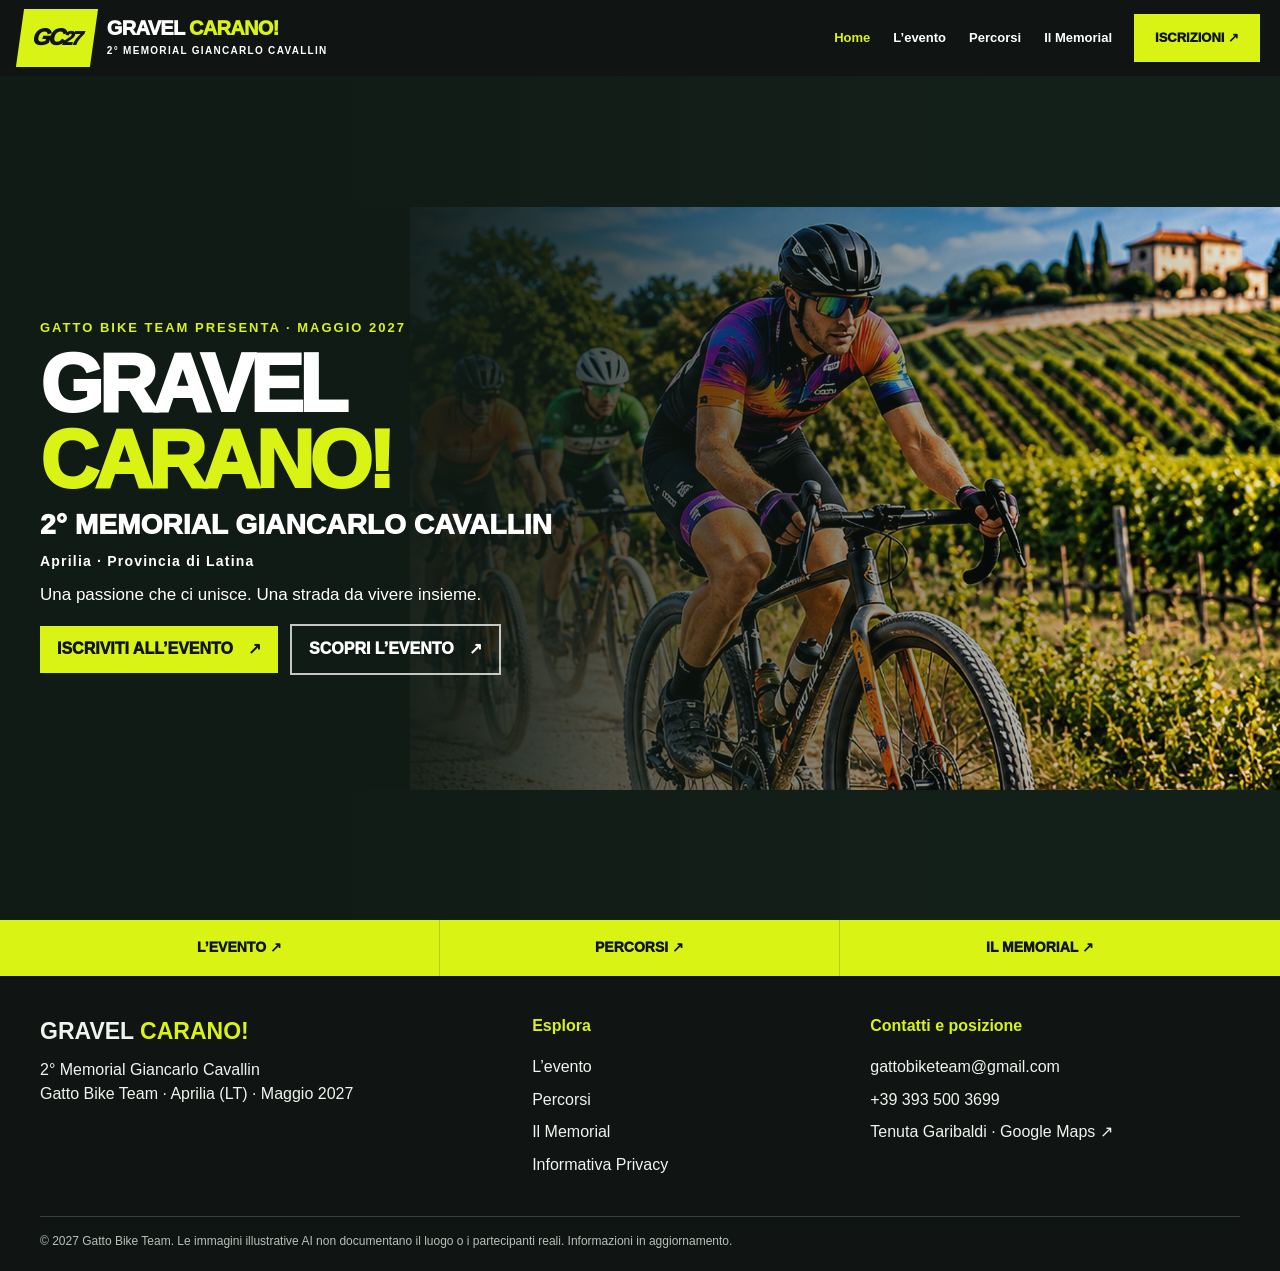
<file: index.html>
<!doctype html>
<html lang="it">
<head>
    <meta charset="utf-8">
    <meta name="viewport" content="width=device-width, initial-scale=1">
    <meta name="theme-color" content="#101513">
    <meta name="description" content="Gravel Carano 2027, secondo Memorial Giancarlo Cavallin. Evento gravel organizzato da Gatto Bike Team ad Aprilia, Latina.">
    <title>Home | Gravel Carano 2027</title>
    <link rel="stylesheet" href="assets/css/style.css?v=elite10-colori-uniformi-2">
</head>
<body>
    <a class="skip-link" href="#contenuto">Vai al contenuto</a>
    <header class="site-header">
        <div class="wrap header-inner">
            <a class="brand" href="index.html" aria-label="Gravel Carano, homepage">
                <span class="brand-mark">GC<small>27</small></span>
                <span class="brand-copy">
                    <strong>GRAVEL <span>CARANO!</span></strong>
                    <small>2° MEMORIAL GIANCARLO CAVALLIN</small>
                </span>
            </a>
            <button class="menu-toggle" type="button" data-menu-button aria-controls="main-navigation" aria-expanded="false">Menu ☰</button>
            <nav id="main-navigation" class="nav" data-navigation aria-label="Navigazione principale">
                <a href="index.html" aria-current="page">Home</a>
                <a href="evento.html">L’evento</a>
                <a href="percorsi.html">Percorsi</a>
                <a href="memorial.html">Il Memorial</a>
            </nav>
            <a class="cta-header" href="iscrizioni.html">ISCRIZIONI ↗</a>
        </div>
    </header>
    <main id="contenuto">
        <section class="hero" aria-labelledby="home-title">
            <div class="wrap hero-inner">
                <p class="eyebrow">Gatto Bike Team presenta · Maggio 2027</p>
                <h1 class="display" id="home-title">GRAVEL <span>CARANO!</span></h1>
                <p class="hero-subtitle">2° Memorial Giancarlo Cavallin</p>
                <p class="hero-meta">Aprilia · Provincia di Latina</p>
                <p class="hero-description">Una passione che ci unisce. Una strada da vivere insieme.</p>
                <div class="hero-actions">
                    <a class="btn btn-lime" href="iscrizioni.html">ISCRIVITI ALL’EVENTO <span aria-hidden="true">↗</span></a>
                    <a class="btn btn-outline" href="evento.html">Scopri l’evento <span aria-hidden="true">↗</span></a>
                </div>
            </div>
        </section>
        <nav class="quick-links" aria-label="Approfondimenti">
            <div class="wrap quick-inner">
                <a href="evento.html">L’EVENTO ↗</a>
                <a href="percorsi.html">PERCORSI ↗</a>
                <a href="memorial.html">IL MEMORIAL ↗</a>
            </div>
        </nav>

    </main>
    <footer class="site-footer">
        <div class="wrap">
            <div class="footer-grid">
                <div>
                    <h2>GRAVEL <span style="color: var(--lime)">CARANO!</span></h2>
                    <p>2° Memorial Giancarlo Cavallin<br>Gatto Bike Team · Aprilia (LT) · Maggio 2027</p>
                </div>
                <div>
                    <h3>Esplora</h3>
                    <a href="evento.html">L’evento</a>
                    <a href="percorsi.html">Percorsi</a>
                    <a href="memorial.html">Il Memorial</a>
                    <a href="privacy.html">Informativa Privacy</a>
                </div>
                <div>
                    <h3>Contatti e posizione</h3>
                    <a href="mailto:gattobiketeam@gmail.com">gattobiketeam@gmail.com</a>
                    <a href="tel:+393935003699">+39 393 500 3699</a>
                    <a href="https://www.google.com/maps/search/?api=1&query=Tenuta+Ravizza+Garibaldi%2C+Via+Carano+129%2C+Aprilia+LT" target="_blank" rel="noopener noreferrer">Tenuta Garibaldi · Google Maps ↗</a>
                </div>
            </div>
            <div class="footer-bottom">© 2027 Gatto Bike Team. Le immagini illustrative AI non documentano il luogo o i partecipanti reali. Informazioni in aggiornamento.</div>
        </div>
    </footer>
    <script src="assets/js/main.js" defer></script>
</body>
</html>
</file>
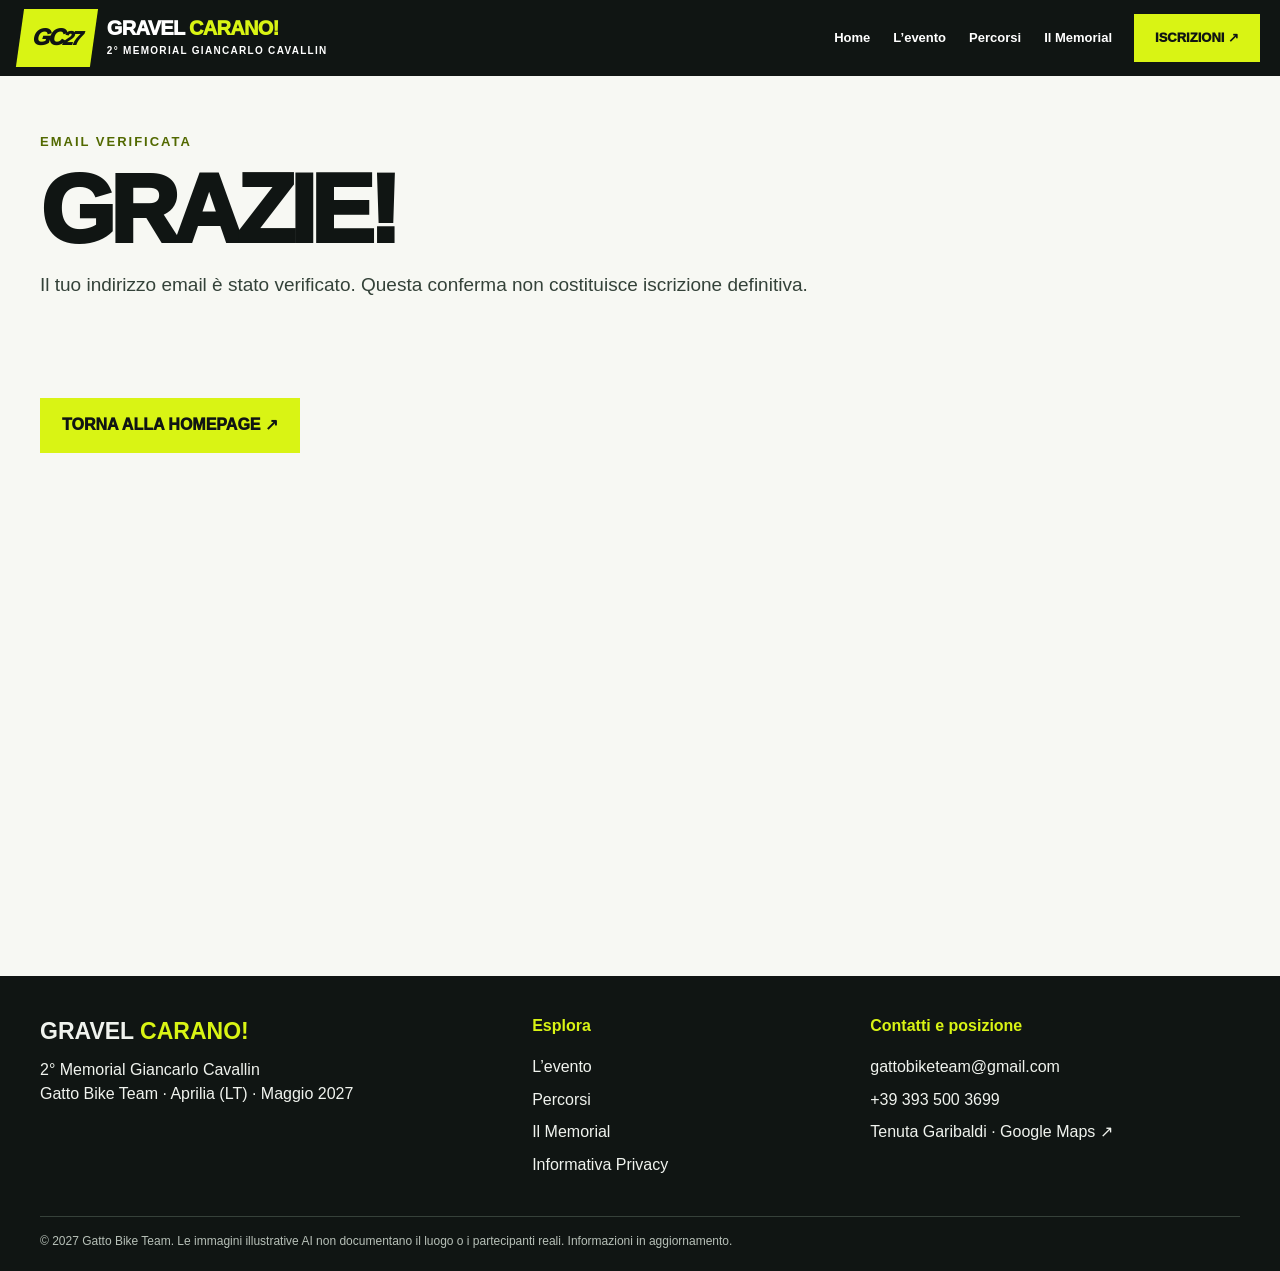
<file: conferma.html>
<!doctype html>
<html lang="it">
<head>
    <meta charset="utf-8">
    <meta name="viewport" content="width=device-width, initial-scale=1">
    <meta name="theme-color" content="#101513">
    <meta name="description" content="Conferma della richiesta di informazioni Gravel Carano 2027.">
    <title>Conferma email | Gravel Carano 2027</title>
    <link rel="stylesheet" href="assets/css/style.css?v=elite10-colori-uniformi-2">
</head>
<body>
    <a class="skip-link" href="#contenuto">Vai al contenuto</a>
    <header class="site-header">
        <div class="wrap header-inner">
            <a class="brand" href="index.html" aria-label="Gravel Carano, homepage">
                <span class="brand-mark">GC<small>27</small></span>
                <span class="brand-copy">
                    <strong>GRAVEL <span>CARANO!</span></strong>
                    <small>2° MEMORIAL GIANCARLO CAVALLIN</small>
                </span>
            </a>
            <button class="menu-toggle" type="button" data-menu-button aria-controls="main-navigation" aria-expanded="false">Menu ☰</button>
            <nav id="main-navigation" class="nav" data-navigation aria-label="Navigazione principale">
                <a href="index.html">Home</a>
                <a href="evento.html">L’evento</a>
                <a href="percorsi.html">Percorsi</a>
                <a href="memorial.html">Il Memorial</a>
            </nav>
            <a class="cta-header" href="iscrizioni.html">ISCRIZIONI ↗</a>
        </div>
    </header>
    <main id="contenuto">
        <div class="wrap page-intro">
            <p class="eyebrow">Email verificata</p>
            <h1>GRAZIE!</h1>
            <p class="lead">Il tuo indirizzo email è stato verificato. Questa conferma non costituisce iscrizione definitiva.</p>
        </div>        <section class="section"><div class="wrap"><a class="btn btn-lime" href="index.html">Torna alla homepage ↗</a></div></section>
    </main>
    <footer class="site-footer">
        <div class="wrap">
            <div class="footer-grid">
                <div>
                    <h2>GRAVEL <span style="color: var(--lime)">CARANO!</span></h2>
                    <p>2° Memorial Giancarlo Cavallin<br>Gatto Bike Team · Aprilia (LT) · Maggio 2027</p>
                </div>
                <div>
                    <h3>Esplora</h3>
                    <a href="evento.html">L’evento</a>
                    <a href="percorsi.html">Percorsi</a>
                    <a href="memorial.html">Il Memorial</a>
                    <a href="privacy.html">Informativa Privacy</a>
                </div>
                <div>
                    <h3>Contatti e posizione</h3>
                    <a href="mailto:gattobiketeam@gmail.com">gattobiketeam@gmail.com</a>
                    <a href="tel:+393935003699">+39 393 500 3699</a>
                    <a href="https://www.google.com/maps/search/?api=1&query=Tenuta+Ravizza+Garibaldi%2C+Via+Carano+129%2C+Aprilia+LT" target="_blank" rel="noopener noreferrer">Tenuta Garibaldi · Google Maps ↗</a>
                </div>
            </div>
            <div class="footer-bottom">© 2027 Gatto Bike Team. Le immagini illustrative AI non documentano il luogo o i partecipanti reali. Informazioni in aggiornamento.</div>
        </div>
    </footer>
    <script src="assets/js/main.js" defer></script>
</body>
</html>
</file>
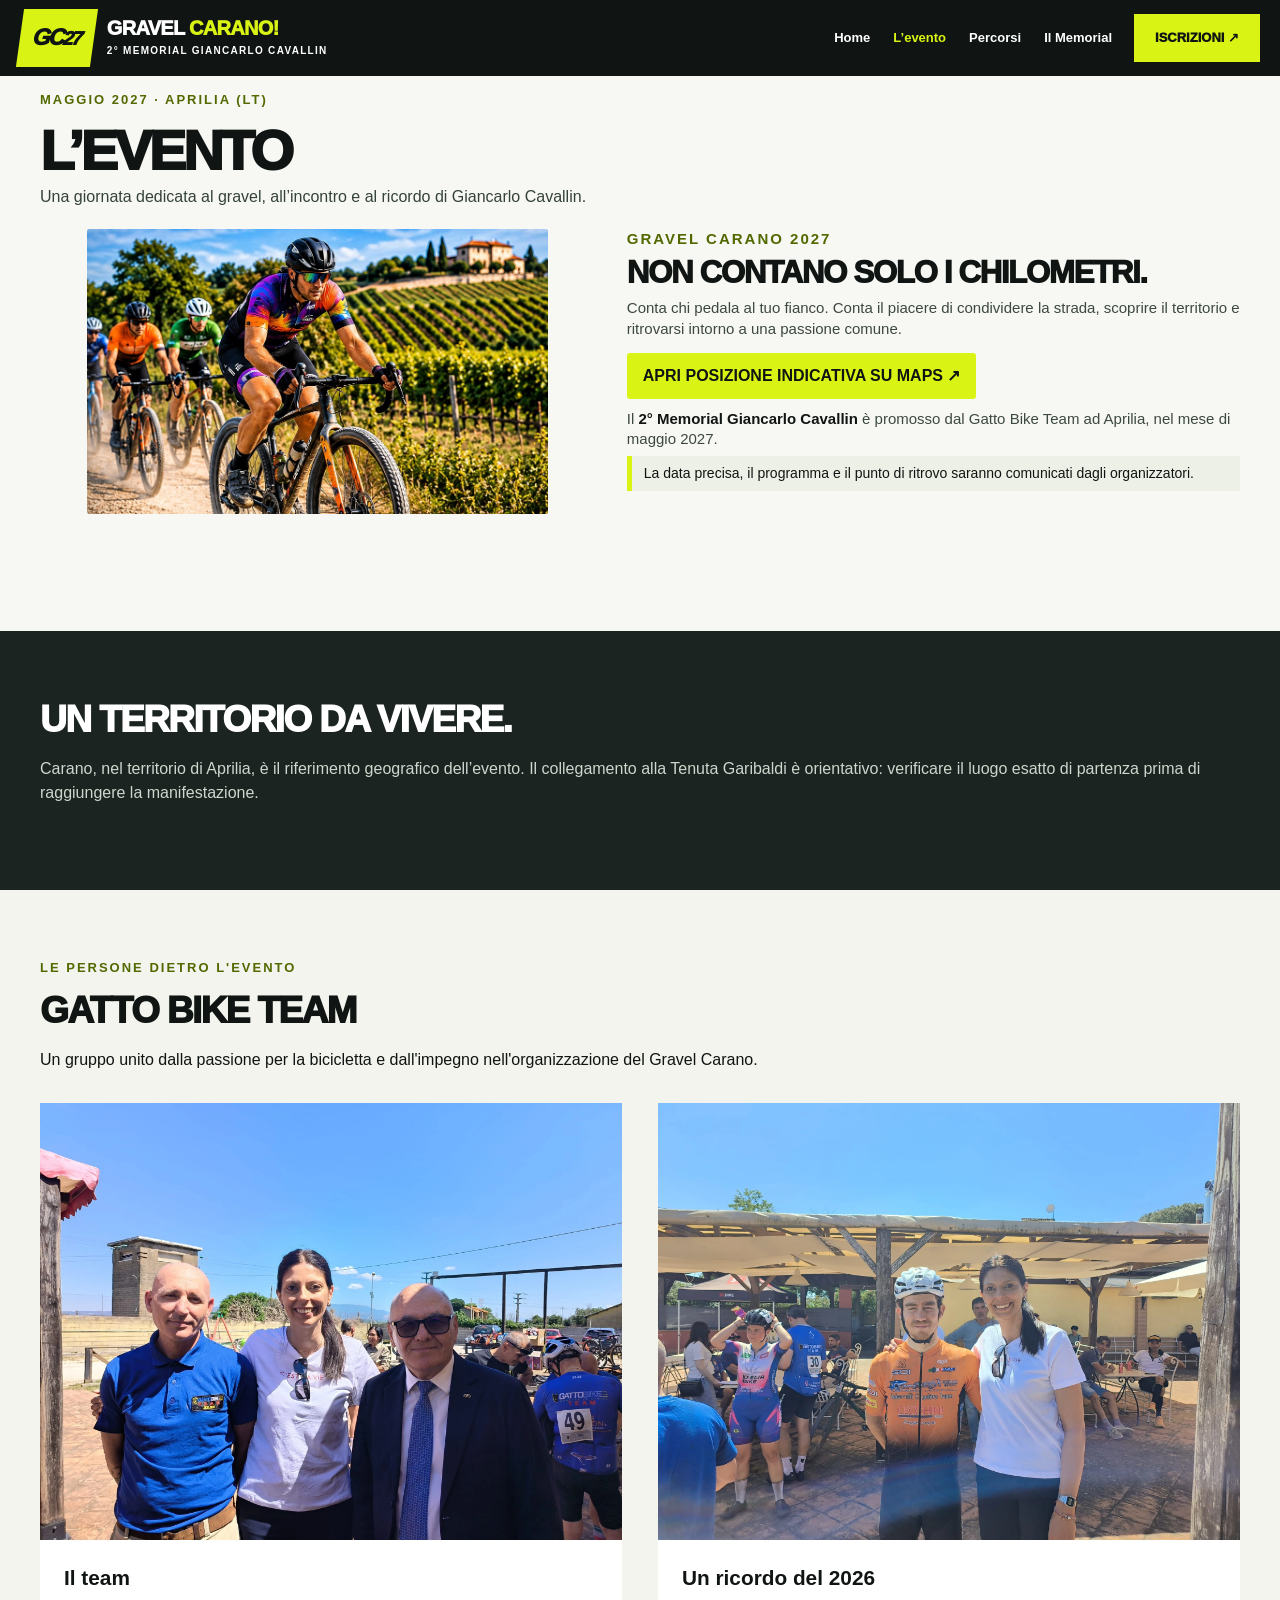
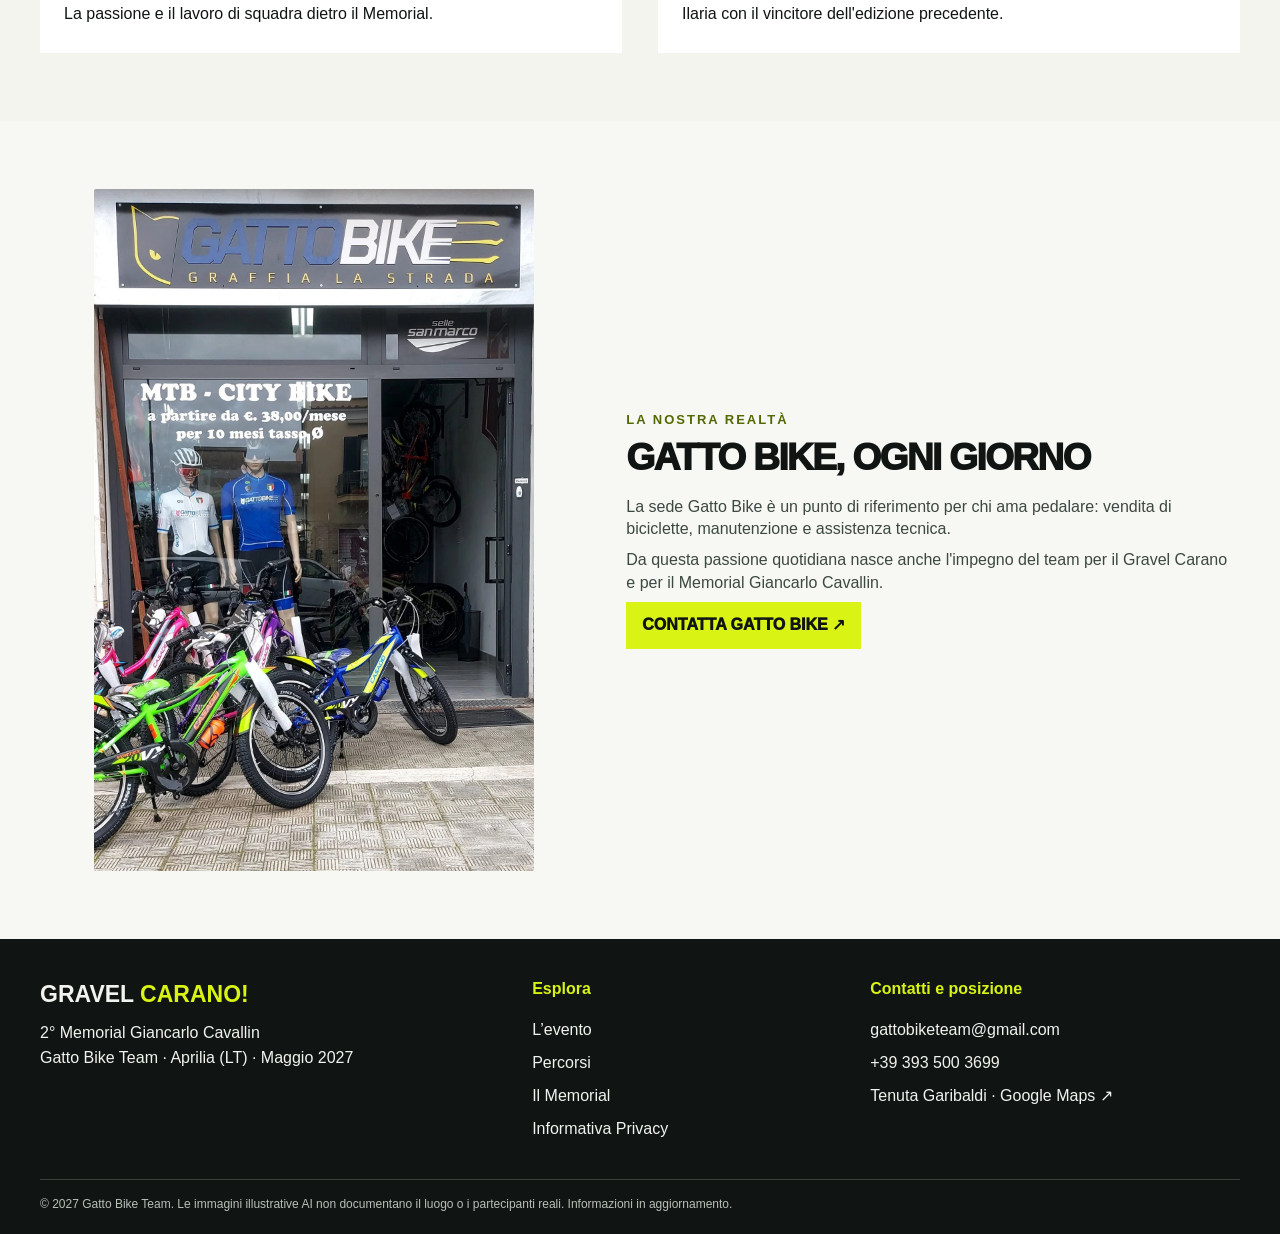
<file: evento.html>
<!DOCTYPE html>

<html lang="it">
<head>
<meta charset="utf-8"/>
<meta content="width=device-width, initial-scale=1" name="viewport"/>
<meta content="#101513" name="theme-color"/>
<meta content="Scopri Gravel Carano 2027: un evento gravel a Carano, Aprilia, dedicato alla memoria di Giancarlo Cavallin." name="description"/>
<title>L'evento | Gravel Carano 2027</title>
<link href="assets/css/style.css?v=elite10-colori-uniformi-2" rel="stylesheet"/>
</head>
<body>
<a class="skip-link" href="#contenuto">Vai al contenuto</a>
<header class="site-header">
<div class="wrap header-inner">
<a aria-label="Gravel Carano, homepage" class="brand" href="index.html">
<span class="brand-mark">GC<small>27</small></span>
<span class="brand-copy">
<strong>GRAVEL <span>CARANO!</span></strong>
<small>2° MEMORIAL GIANCARLO CAVALLIN</small>
</span>
</a>
<button aria-controls="main-navigation" aria-expanded="false" class="menu-toggle" data-menu-button="" type="button">Menu ☰</button>
<nav aria-label="Navigazione principale" class="nav" data-navigation="" id="main-navigation">
<a href="index.html">Home</a>
<a aria-current="page" href="evento.html">L’evento</a>
<a href="percorsi.html">Percorsi</a>
<a href="memorial.html">Il Memorial</a>
</nav>
<a class="cta-header" href="iscrizioni.html">ISCRIZIONI ↗</a>
</div>
</header>
<main class="page-evento" id="contenuto">
<div class="wrap page-intro">
<p class="eyebrow">Maggio 2027 · Aprilia (LT)</p>
<h1>L’EVENTO</h1>
<p class="lead">Una giornata dedicata al gravel, all’incontro e al ricordo di Giancarlo Cavallin.</p>
</div>
<section aria-label="Presentazione della manifestazione" class="section">
<div class="wrap two-col">
<div><img alt="Ciclisti gravel su un percorso sterrato, immagine illustrativa" class="feature-photo" height="609" src="assets/images/evento.jpg" width="984"/></div>
<div class="copy">
<p class="eyebrow">Gravel Carano 2027</p>
<h2 class="section-heading">Non contano solo i chilometri.</h2>
<p>Conta chi pedala al tuo fianco. Conta il piacere di condividere la strada, scoprire il territorio e ritrovarsi intorno a una passione comune.</p><a class="btn btn-lime event-map-btn" href="https://www.google.com/maps/search/?api=1&amp;query=Tenuta+Ravizza+Garibaldi%2C+Via+Carano+129%2C+Aprilia+LT" rel="noopener noreferrer" target="_blank">Apri posizione indicativa su Maps ↗</a>
<p>Il <strong>2° Memorial Giancarlo Cavallin</strong> è promosso dal Gatto Bike Team ad Aprilia, nel mese di maggio 2027.</p>
<div class="notice">La data precisa, il programma e il punto di ritrovo saranno comunicati dagli organizzatori.</div>

</div>
</div>
</section>
<section class="section dark-band">
<div class="wrap">
<h2 class="section-heading">Un territorio da vivere.</h2>
<p>Carano, nel territorio di Aprilia, è il riferimento geografico dell’evento. Il collegamento alla Tenuta Garibaldi è orientativo: verificare il luogo esatto di partenza prima di raggiungere la manifestazione.</p>
</div>
</section>
<!-- Fotografie autentiche del Gatto Bike Team e dell'edizione 2026 -->
<section aria-labelledby="team-title" class="section real-stories">
<div class="wrap">
<p class="eyebrow">Le persone dietro l'evento</p>
<h2 class="section-heading" id="team-title">GATTO BIKE TEAM</h2>
<p class="story-lead">Un gruppo unito dalla passione per la bicicletta e dall'impegno nell'organizzazione del Gravel Carano.</p>
<div class="photo-story-grid">
<figure class="photo-story">
<img alt="Persone del Gatto Bike Team durante un evento sportivo" height="1200" loading="lazy" src="assets/images/gatto-bike-team-reale.webp" width="1600"/>
<figcaption><strong>Il team</strong><span>La passione e il lavoro di squadra dietro il Memorial.</span></figcaption>
</figure>
<figure class="photo-story">
<img alt="Ilaria con un partecipante vincitore dell'edizione 2026" height="1200" loading="lazy" src="assets/images/edizione-2026.webp" width="1600"/>
<figcaption><strong>Un ricordo del 2026</strong><span>Ilaria con il vincitore dell'edizione precedente.</span></figcaption>
</figure>
</div>
</div>
</section>
<section aria-labelledby="shop-title" class="section shop-story">
<div class="wrap two-col">
<div class="shop-photo-frame">
<img alt="Ingresso della sede Gatto Bike, negozio e officina di biciclette" height="1707" loading="lazy" src="assets/images/sede-gatto-bike-reale.webp" width="1100"/>
</div>
<div class="copy">
<p class="eyebrow">La nostra realtà</p>
<h2 class="section-heading" id="shop-title">GATTO BIKE, OGNI GIORNO</h2>
<p>La sede Gatto Bike è un punto di riferimento per chi ama pedalare: vendita di biciclette, manutenzione e assistenza tecnica.</p>
<p>Da questa passione quotidiana nasce anche l'impegno del team per il Gravel Carano e per il Memorial Giancarlo Cavallin.</p>
<a class="btn btn-lime" href="mailto:gattobiketeam@gmail.com?subject=Informazioni%20Gatto%20Bike">Contatta Gatto Bike ↗</a>
</div>
</div>
</section>
</main>
<footer class="site-footer">
<div class="wrap">
<div class="footer-grid">
<div>
<h2>GRAVEL <span style="color: var(--lime)">CARANO!</span></h2>
<p>2° Memorial Giancarlo Cavallin<br/>Gatto Bike Team · Aprilia (LT) · Maggio 2027</p>
</div>
<div>
<h3>Esplora</h3>
<a href="evento.html">L’evento</a>
<a href="percorsi.html">Percorsi</a>
<a href="memorial.html">Il Memorial</a>
<a href="privacy.html">Informativa Privacy</a>
</div>
<div>
<h3>Contatti e posizione</h3>
<a href="mailto:gattobiketeam@gmail.com">gattobiketeam@gmail.com</a>
<a href="tel:+393935003699">+39 393 500 3699</a>
<a href="https://www.google.com/maps/search/?api=1&amp;query=Tenuta+Ravizza+Garibaldi%2C+Via+Carano+129%2C+Aprilia+LT" rel="noopener noreferrer" target="_blank">Tenuta Garibaldi · Google Maps ↗</a>
</div>
</div>
<div class="footer-bottom">© 2027 Gatto Bike Team. Le immagini illustrative AI non documentano il luogo o i partecipanti reali. Informazioni in aggiornamento.</div>
</div>
</footer>
<script defer="" src="assets/js/main.js"></script>
</body>
</html>
</file>
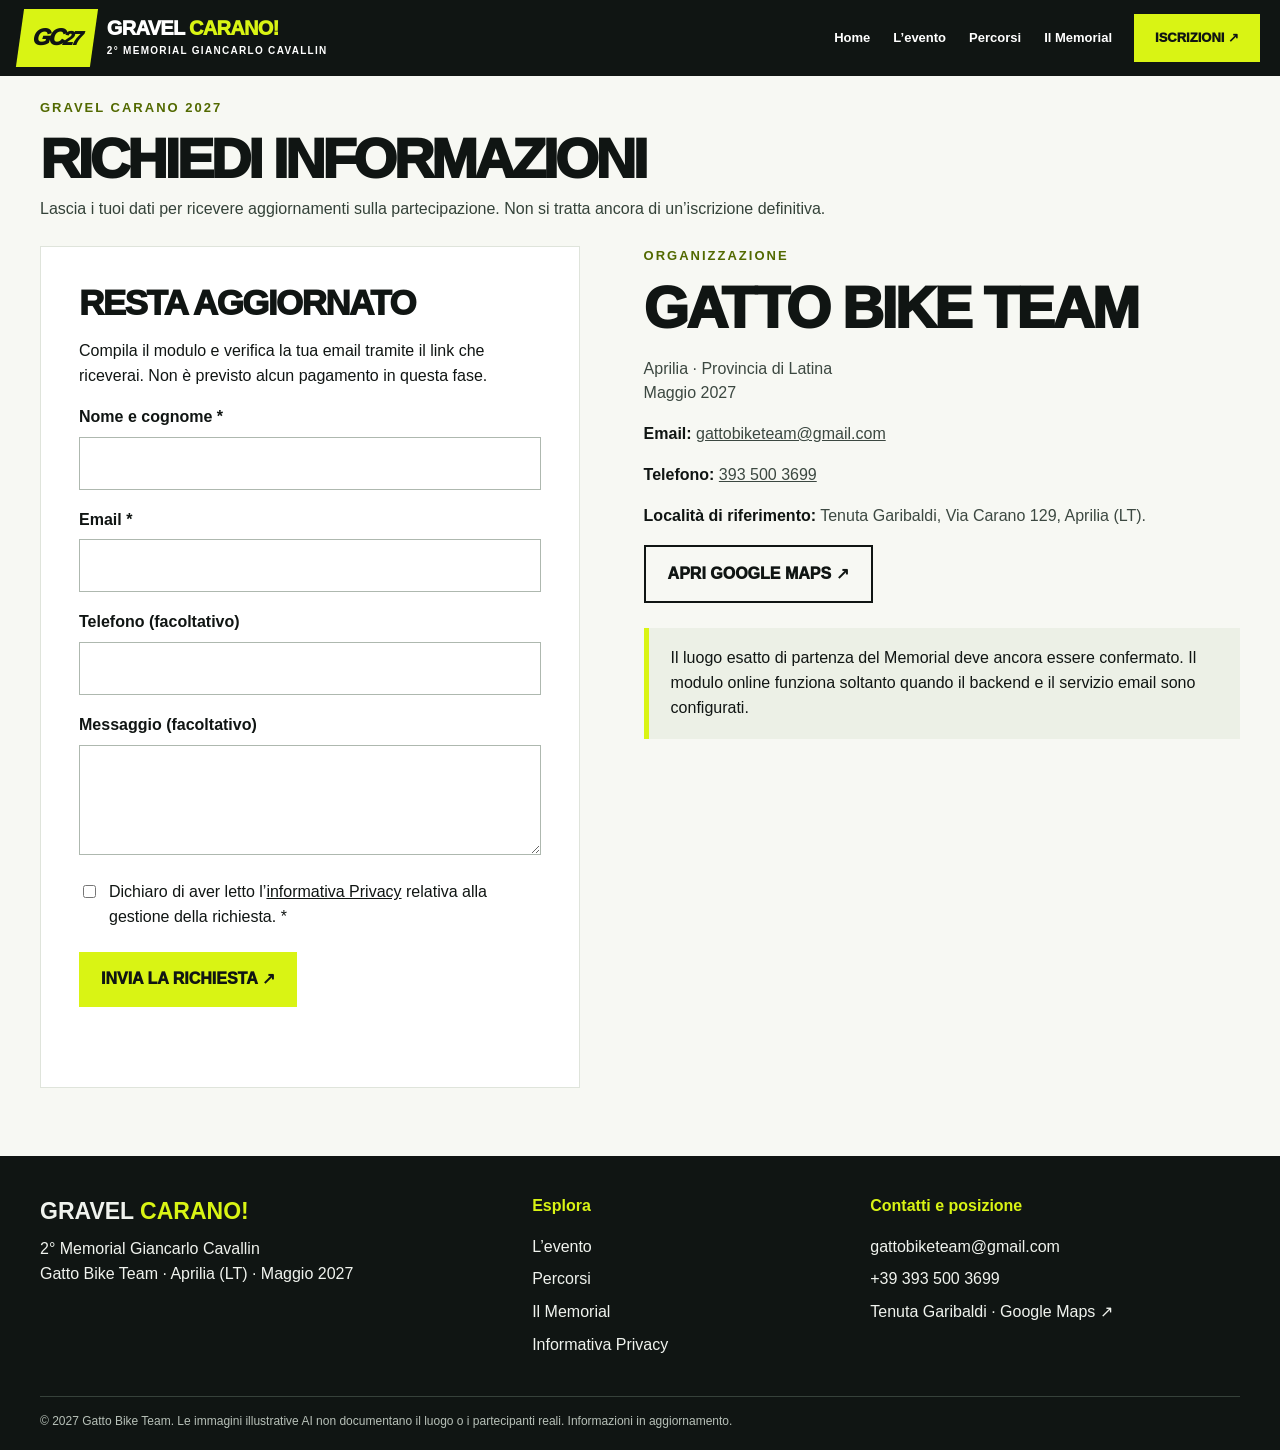
<file: iscrizioni.html>
<!doctype html>
<html lang="it">
<head>
    <meta charset="utf-8">
    <meta name="viewport" content="width=device-width, initial-scale=1">
    <meta name="theme-color" content="#101513">
    <meta name="description" content="Richiedi informazioni per Gravel Carano 2027. Contatti Gatto Bike Team, privacy e posizione su Google Maps.">
    <title>Iscrizioni e informazioni | Gravel Carano 2027</title>
    <link rel="stylesheet" href="assets/css/style.css?v=elite10-colori-uniformi-2">
</head>
<body>
    <a class="skip-link" href="#contenuto">Vai al contenuto</a>
    <header class="site-header">
        <div class="wrap header-inner">
            <a class="brand" href="index.html" aria-label="Gravel Carano, homepage">
                <span class="brand-mark">GC<small>27</small></span>
                <span class="brand-copy">
                    <strong>GRAVEL <span>CARANO!</span></strong>
                    <small>2° MEMORIAL GIANCARLO CAVALLIN</small>
                </span>
            </a>
            <button class="menu-toggle" type="button" data-menu-button aria-controls="main-navigation" aria-expanded="false">Menu ☰</button>
            <nav id="main-navigation" class="nav" data-navigation aria-label="Navigazione principale">
                <a href="index.html">Home</a>
                <a href="evento.html">L’evento</a>
                <a href="percorsi.html">Percorsi</a>
                <a href="memorial.html">Il Memorial</a>
            </nav>
            <a class="cta-header" href="iscrizioni.html" aria-current="page">ISCRIZIONI ↗</a>
        </div>
    </header>
    <main id="contenuto" class="page-iscrizioni">
        <div class="wrap page-intro">
            <p class="eyebrow">Gravel Carano 2027</p>
            <h1>RICHIEDI INFORMAZIONI</h1>
            <p class="lead">Lascia i tuoi dati per ricevere aggiornamenti sulla partecipazione. Non si tratta ancora di un’iscrizione definitiva.</p>
        </div>
        <section class="section">
            <div class="wrap two-col" style="align-items:start">
                <div class="form-card">
                    <h2 class="section-heading" style="font-size:35px">Resta aggiornato</h2>
                    <p>Compila il modulo e verifica la tua email tramite il link che riceverai. Non è previsto alcun pagamento in questa fase.</p>
                    <form data-registration-form>
                        <div class="field">
                            <label for="name">Nome e cognome *</label>
                            <input id="name" name="name" autocomplete="name" maxlength="100" required minlength="3">
                        </div>
                        <div class="field">
                            <label for="email">Email *</label>
                            <input id="email" name="email" type="email" autocomplete="email" maxlength="150" required>
                        </div>
                        <div class="field">
                            <label for="phone">Telefono (facoltativo)</label>
                            <input id="phone" name="phone" type="tel" autocomplete="tel" maxlength="40">
                        </div>
                        <div class="field">
                            <label for="message">Messaggio (facoltativo)</label>
                            <textarea id="message" name="message" maxlength="1000"></textarea>
                        </div>
                        <div class="visually-hidden" aria-hidden="true">
                            <label for="website">Lascia vuoto</label>
                            <input id="website" name="website" tabindex="-1" autocomplete="off">
                        </div>
                        <label class="check-line">
                            <input name="privacy" type="checkbox" required>
                            <span>Dichiaro di aver letto l’<a href="privacy.html" target="_blank" rel="noopener noreferrer">informativa Privacy</a> relativa alla gestione della richiesta. *</span>
                        </label>
                        <button class="btn btn-lime" type="submit">Invia la richiesta ↗</button>
                        <p class="form-status" role="status" aria-live="polite" data-form-status></p>
                    </form>
                </div>
                <div class="copy">
                    <p class="eyebrow">Organizzazione</p>
                    <h2 class="section-heading">Gatto Bike Team</h2>
                    <p>Aprilia · Provincia di Latina<br>Maggio 2027</p>
                    <p><strong>Email:</strong> <a href="mailto:gattobiketeam@gmail.com">gattobiketeam@gmail.com</a></p>
                    <p><strong>Telefono:</strong> <a href="tel:+393935003699">393 500 3699</a></p>
                    <p><strong>Località di riferimento:</strong> Tenuta Garibaldi, Via Carano 129, Aprilia (LT).</p>
                    <a class="btn btn-outline" href="https://www.google.com/maps/search/?api=1&query=Tenuta+Ravizza+Garibaldi%2C+Via+Carano+129%2C+Aprilia+LT" target="_blank" rel="noopener noreferrer">Apri Google Maps ↗</a>
                    <div class="notice">Il luogo esatto di partenza del Memorial deve ancora essere confermato. Il modulo online funziona soltanto quando il backend e il servizio email sono configurati.</div>
                </div>
            </div>
        </section>
    </main>
    <footer class="site-footer">
        <div class="wrap">
            <div class="footer-grid">
                <div>
                    <h2>GRAVEL <span style="color: var(--lime)">CARANO!</span></h2>
                    <p>2° Memorial Giancarlo Cavallin<br>Gatto Bike Team · Aprilia (LT) · Maggio 2027</p>
                </div>
                <div>
                    <h3>Esplora</h3>
                    <a href="evento.html">L’evento</a>
                    <a href="percorsi.html">Percorsi</a>
                    <a href="memorial.html">Il Memorial</a>
                    <a href="privacy.html">Informativa Privacy</a>
                </div>
                <div>
                    <h3>Contatti e posizione</h3>
                    <a href="mailto:gattobiketeam@gmail.com">gattobiketeam@gmail.com</a>
                    <a href="tel:+393935003699">+39 393 500 3699</a>
                    <a href="https://www.google.com/maps/search/?api=1&query=Tenuta+Ravizza+Garibaldi%2C+Via+Carano+129%2C+Aprilia+LT" target="_blank" rel="noopener noreferrer">Tenuta Garibaldi · Google Maps ↗</a>
                </div>
            </div>
            <div class="footer-bottom">© 2027 Gatto Bike Team. Le immagini illustrative AI non documentano il luogo o i partecipanti reali. Informazioni in aggiornamento.</div>
        </div>
    </footer>
    <script src="assets/js/main.js" defer></script>
</body>
</html>
</file>
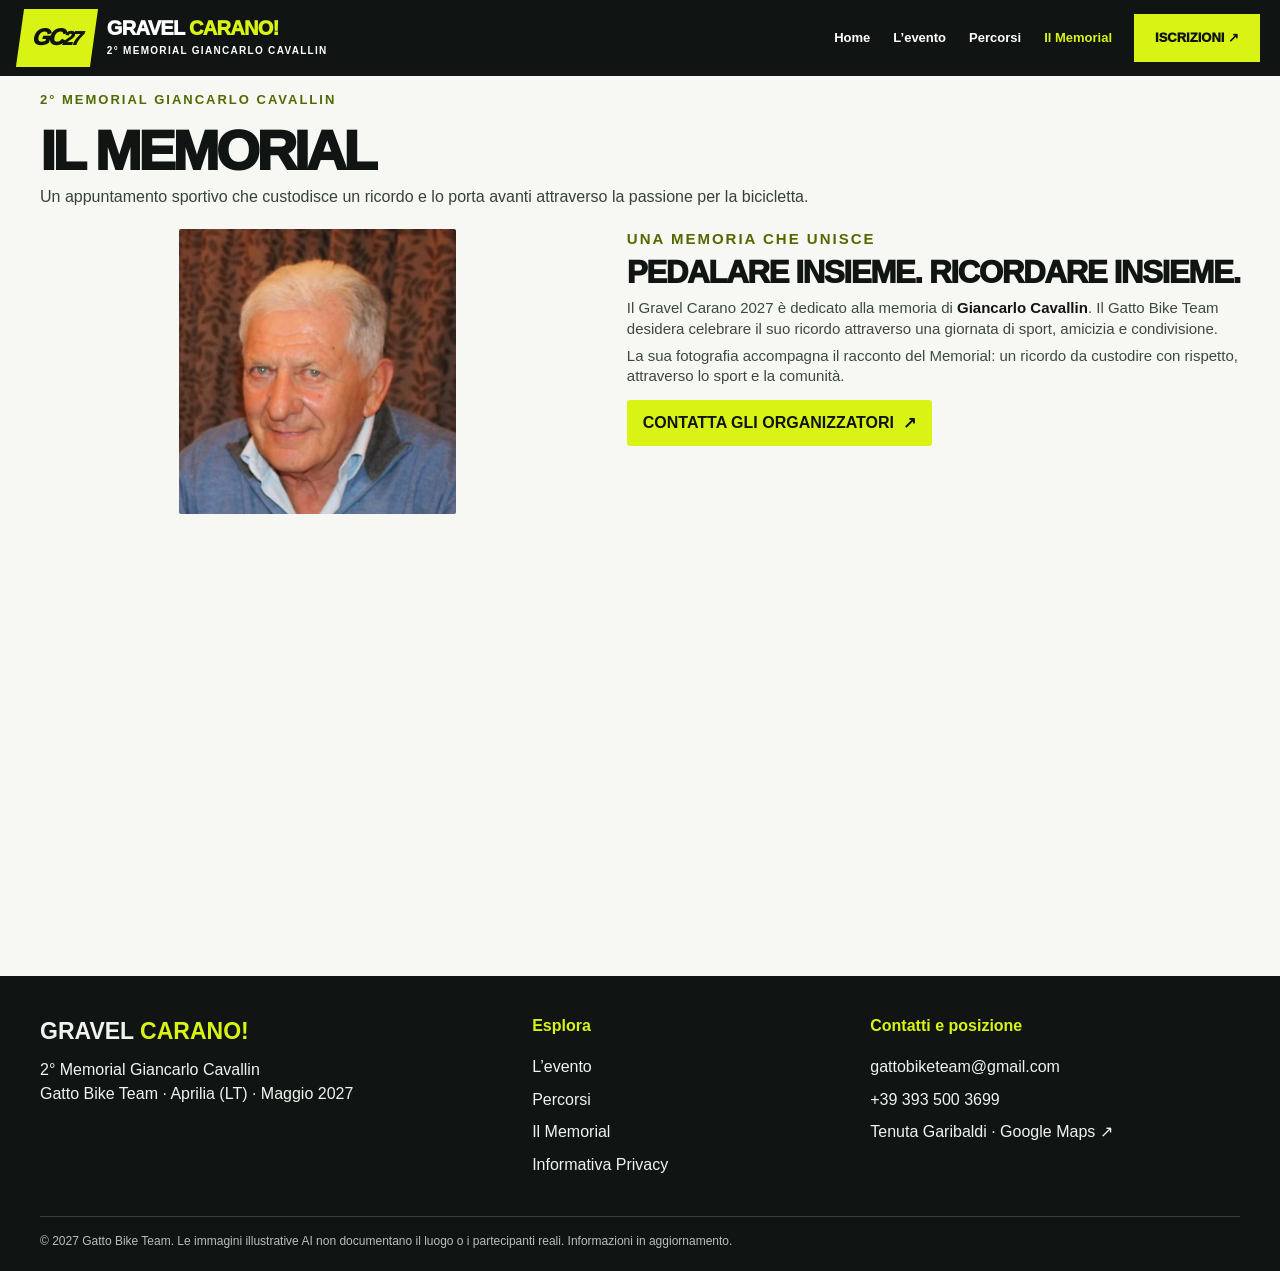
<file: memorial.html>
<!doctype html>
<html lang="it">
<head>
    <meta charset="utf-8">
    <meta name="viewport" content="width=device-width, initial-scale=1">
    <meta name="theme-color" content="#101513">
    <meta name="description" content="Il 2° Memorial Giancarlo Cavallin: un evento gravel nel ricordo di Giancarlo, promosso da Gatto Bike Team.">
    <title>Il Memorial | Gravel Carano 2027</title>
    <link rel="stylesheet" href="assets/css/style.css?v=elite10-colori-uniformi-2">
</head>
<body>
    <a class="skip-link" href="#contenuto">Vai al contenuto</a>
    <header class="site-header">
        <div class="wrap header-inner">
            <a class="brand" href="index.html" aria-label="Gravel Carano, homepage">
                <span class="brand-mark">GC<small>27</small></span>
                <span class="brand-copy">
                    <strong>GRAVEL <span>CARANO!</span></strong>
                    <small>2° MEMORIAL GIANCARLO CAVALLIN</small>
                </span>
            </a>
            <button class="menu-toggle" type="button" data-menu-button aria-controls="main-navigation" aria-expanded="false">Menu ☰</button>
            <nav id="main-navigation" class="nav" data-navigation aria-label="Navigazione principale">
                <a href="index.html">Home</a>
                <a href="evento.html">L’evento</a>
                <a href="percorsi.html">Percorsi</a>
                <a href="memorial.html" aria-current="page">Il Memorial</a>
            </nav>
            <a class="cta-header" href="iscrizioni.html">ISCRIZIONI ↗</a>
        </div>
    </header>
    <main id="contenuto" class="page-memorial">
        <div class="wrap page-intro">
            <p class="eyebrow">2° Memorial Giancarlo Cavallin</p>
            <h1>IL MEMORIAL</h1>
            <p class="lead">Un appuntamento sportivo che custodisce un ricordo e lo porta avanti attraverso la passione per la bicicletta.</p>
        </div>
        <section class="section">
            <div class="wrap two-col">
                <div><img class="feature-photo portrait-photo" src="assets/images/giancarlo-cavallin.webp" alt="Ritratto di Giancarlo Cavallin" width="621" height="640" loading="eager"></div>
                <div class="copy">
                    <p class="eyebrow">Una memoria che unisce</p>
                    <h2 class="section-heading">Pedalare insieme. Ricordare insieme.</h2>
                    <p>Il Gravel Carano 2027 è dedicato alla memoria di <strong>Giancarlo Cavallin</strong>. Il Gatto Bike Team desidera celebrare il suo ricordo attraverso una giornata di sport, amicizia e condivisione.</p>
                    <p>La sua fotografia accompagna il racconto del Memorial: un ricordo da custodire con rispetto, attraverso lo sport e la comunità.</p>
                    <a class="btn btn-lime memorial-contact" href="mailto:gattobiketeam@gmail.com?subject=Memorial%20Giancarlo%20Cavallin" aria-label="Contatta gli organizzatori via email"><span>Contatta gli organizzatori</span><span aria-hidden="true">↗</span></a>
                </div>
            </div>
        </section>
    </main>
    <footer class="site-footer">
        <div class="wrap">
            <div class="footer-grid">
                <div>
                    <h2>GRAVEL <span style="color: var(--lime)">CARANO!</span></h2>
                    <p>2° Memorial Giancarlo Cavallin<br>Gatto Bike Team · Aprilia (LT) · Maggio 2027</p>
                </div>
                <div>
                    <h3>Esplora</h3>
                    <a href="evento.html">L’evento</a>
                    <a href="percorsi.html">Percorsi</a>
                    <a href="memorial.html">Il Memorial</a>
                    <a href="privacy.html">Informativa Privacy</a>
                </div>
                <div>
                    <h3>Contatti e posizione</h3>
                    <a href="mailto:gattobiketeam@gmail.com">gattobiketeam@gmail.com</a>
                    <a href="tel:+393935003699">+39 393 500 3699</a>
                    <a href="https://www.google.com/maps/search/?api=1&query=Tenuta+Ravizza+Garibaldi%2C+Via+Carano+129%2C+Aprilia+LT" target="_blank" rel="noopener noreferrer">Tenuta Garibaldi · Google Maps ↗</a>
                </div>
            </div>
            <div class="footer-bottom">© 2027 Gatto Bike Team. Le immagini illustrative AI non documentano il luogo o i partecipanti reali. Informazioni in aggiornamento.</div>
        </div>
    </footer>
    <script src="assets/js/main.js" defer></script>
</body>
</html>
</file>
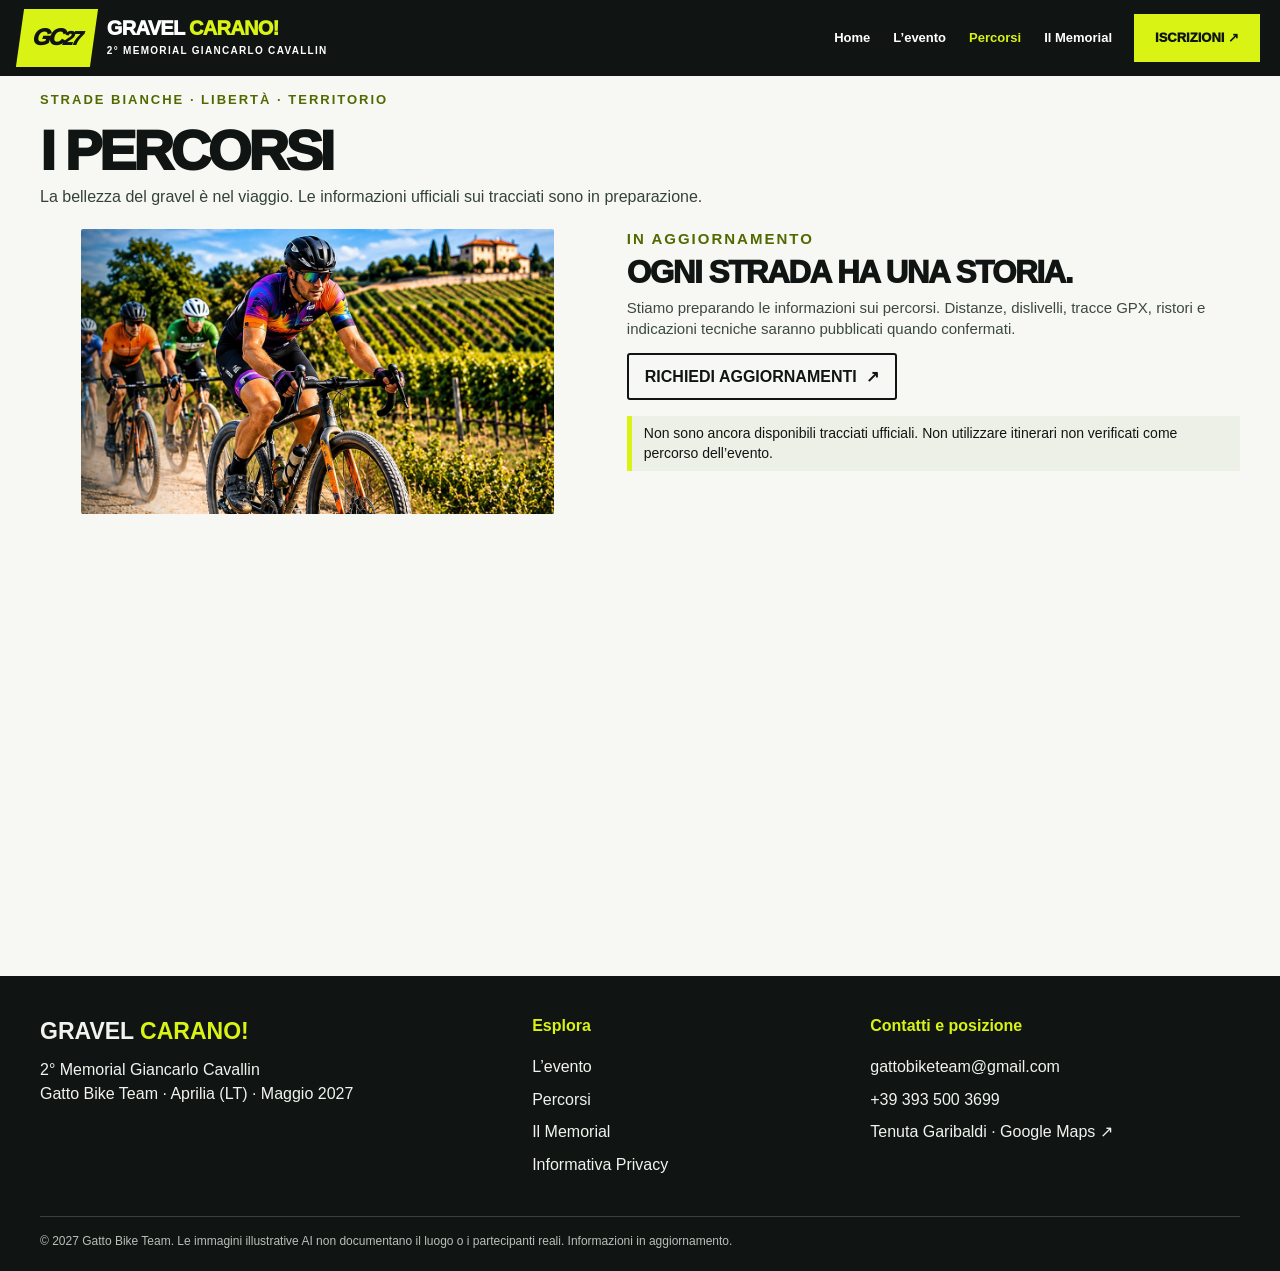
<file: percorsi.html>
<!DOCTYPE html>

<html lang="it">
<head>
<meta charset="utf-8"/>
<meta content="width=device-width, initial-scale=1" name="viewport"/>
<meta content="#101513" name="theme-color"/>
<meta content="Informazioni sui percorsi Gravel Carano 2027: tracce e dettagli in aggiornamento." name="description"/>
<title>Percorsi | Gravel Carano 2027</title>
<link href="assets/css/style.css?v=elite10-colori-uniformi-2" rel="stylesheet"/>
</head>
<body>
<a class="skip-link" href="#contenuto">Vai al contenuto</a>
<header class="site-header">
<div class="wrap header-inner">
<a aria-label="Gravel Carano, homepage" class="brand" href="index.html">
<span class="brand-mark">GC<small>27</small></span>
<span class="brand-copy">
<strong>GRAVEL <span>CARANO!</span></strong>
<small>2° MEMORIAL GIANCARLO CAVALLIN</small>
</span>
</a>
<button aria-controls="main-navigation" aria-expanded="false" class="menu-toggle" data-menu-button="" type="button">Menu ☰</button>
<nav aria-label="Navigazione principale" class="nav" data-navigation="" id="main-navigation">
<a href="index.html">Home</a>
<a href="evento.html">L’evento</a>
<a aria-current="page" href="percorsi.html">Percorsi</a>
<a href="memorial.html">Il Memorial</a>
</nav>
<a class="cta-header" href="iscrizioni.html">ISCRIZIONI ↗</a>
</div>
</header>
<main class="page-percorsi" id="contenuto">
<div class="wrap page-intro">
<p class="eyebrow">Strade bianche · Libertà · Territorio</p>
<h1>I PERCORSI</h1>
<p class="lead">La bellezza del gravel è nel viaggio. Le informazioni ufficiali sui tracciati sono in preparazione.</p>
</div>
<section class="section">
<div class="wrap two-col">
<div><img alt="Gruppo di ciclisti gravel lungo una strada sterrata, immagine illustrativa" class="feature-photo" height="650" src="assets/images/percorsi.jpg" width="1080"/></div>
<div class="copy">
<p class="eyebrow">In aggiornamento</p>
<h2 class="section-heading">Ogni strada ha una storia.</h2>
<p>Stiamo preparando le informazioni sui percorsi. Distanze, dislivelli, tracce GPX, ristori e indicazioni tecniche saranno pubblicati quando confermati.</p><a class="btn btn-outline routes-updates-btn" href="iscrizioni.html">Richiedi aggiornamenti <span aria-hidden="true">↗</span></a>
<div class="notice">Non sono ancora disponibili tracciati ufficiali. Non utilizzare itinerari non verificati come percorso dell’evento.</div>

</div>
</div>
</section>
</main>
<footer class="site-footer">
<div class="wrap">
<div class="footer-grid">
<div>
<h2>GRAVEL <span style="color: var(--lime)">CARANO!</span></h2>
<p>2° Memorial Giancarlo Cavallin<br/>Gatto Bike Team · Aprilia (LT) · Maggio 2027</p>
</div>
<div>
<h3>Esplora</h3>
<a href="evento.html">L’evento</a>
<a href="percorsi.html">Percorsi</a>
<a href="memorial.html">Il Memorial</a>
<a href="privacy.html">Informativa Privacy</a>
</div>
<div>
<h3>Contatti e posizione</h3>
<a href="mailto:gattobiketeam@gmail.com">gattobiketeam@gmail.com</a>
<a href="tel:+393935003699">+39 393 500 3699</a>
<a href="https://www.google.com/maps/search/?api=1&amp;query=Tenuta+Ravizza+Garibaldi%2C+Via+Carano+129%2C+Aprilia+LT" rel="noopener noreferrer" target="_blank">Tenuta Garibaldi · Google Maps ↗</a>
</div>
</div>
<div class="footer-bottom">© 2027 Gatto Bike Team. Le immagini illustrative AI non documentano il luogo o i partecipanti reali. Informazioni in aggiornamento.</div>
</div>
</footer>
<script defer="" src="assets/js/main.js"></script>
</body>
</html>
</file>
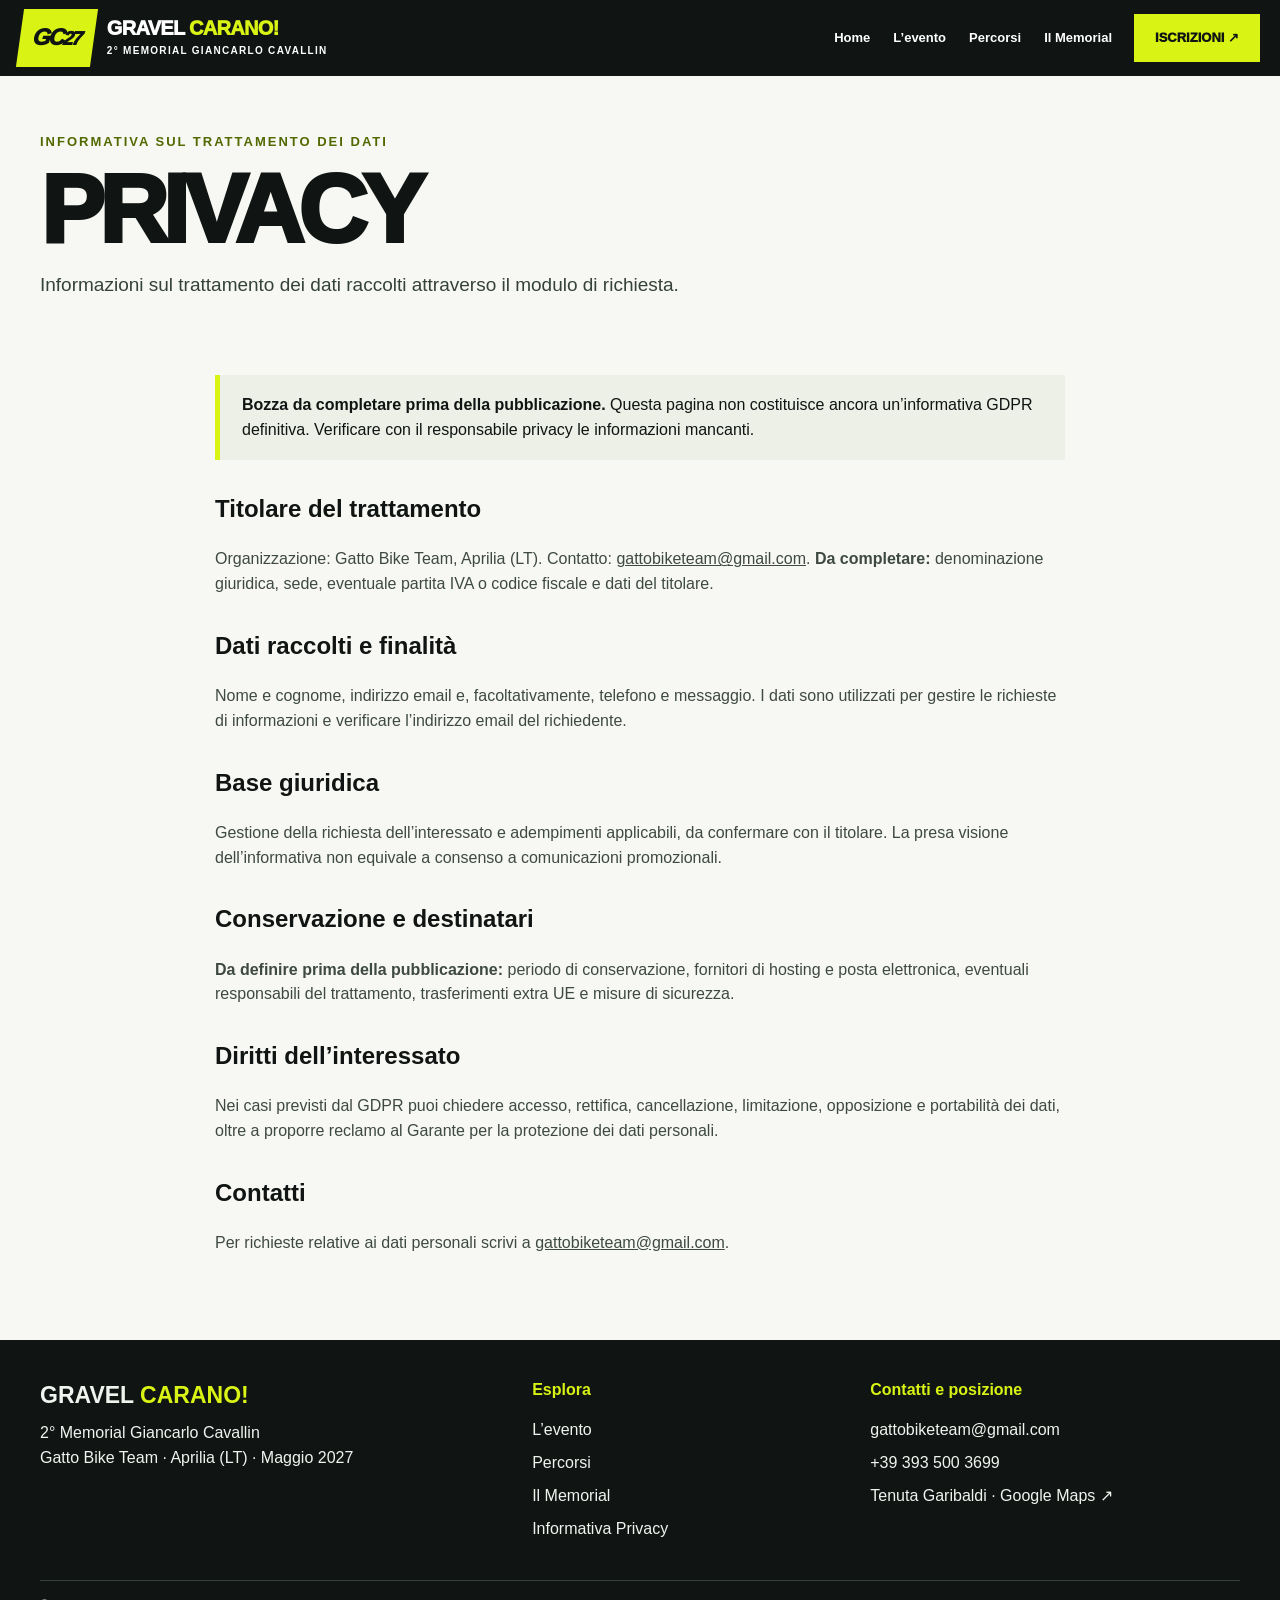
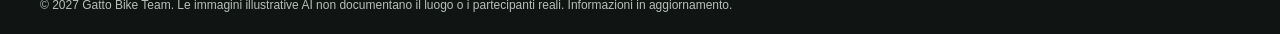
<file: privacy.html>
<!doctype html>
<html lang="it">
<head>
    <meta charset="utf-8">
    <meta name="viewport" content="width=device-width, initial-scale=1">
    <meta name="theme-color" content="#101513">
    <meta name="description" content="Informativa preliminare sul trattamento dei dati per le richieste Gravel Carano 2027.">
    <title>Privacy | Gravel Carano 2027</title>
    <link rel="stylesheet" href="assets/css/style.css?v=elite10-colori-uniformi-2">
</head>
<body>
    <a class="skip-link" href="#contenuto">Vai al contenuto</a>
    <header class="site-header">
        <div class="wrap header-inner">
            <a class="brand" href="index.html" aria-label="Gravel Carano, homepage">
                <span class="brand-mark">GC<small>27</small></span>
                <span class="brand-copy">
                    <strong>GRAVEL <span>CARANO!</span></strong>
                    <small>2° MEMORIAL GIANCARLO CAVALLIN</small>
                </span>
            </a>
            <button class="menu-toggle" type="button" data-menu-button aria-controls="main-navigation" aria-expanded="false">Menu ☰</button>
            <nav id="main-navigation" class="nav" data-navigation aria-label="Navigazione principale">
                <a href="index.html">Home</a>
                <a href="evento.html">L’evento</a>
                <a href="percorsi.html">Percorsi</a>
                <a href="memorial.html">Il Memorial</a>
            </nav>
            <a class="cta-header" href="iscrizioni.html">ISCRIZIONI ↗</a>
        </div>
    </header>
    <main id="contenuto">
        <div class="wrap page-intro">
            <p class="eyebrow">Informativa sul trattamento dei dati</p>
            <h1>PRIVACY</h1>
            <p class="lead">Informazioni sul trattamento dei dati raccolti attraverso il modulo di richiesta.</p>
        </div>        <section class="section" style="padding-top:20px">
            <div class="wrap legal">
                <div class="notice"><strong>Bozza da completare prima della pubblicazione.</strong> Questa pagina non costituisce ancora un’informativa GDPR definitiva. Verificare con il responsabile privacy le informazioni mancanti.</div>
                <h2>Titolare del trattamento</h2>
                <p>Organizzazione: Gatto Bike Team, Aprilia (LT). Contatto: <a href="mailto:gattobiketeam@gmail.com">gattobiketeam@gmail.com</a>. <strong>Da completare:</strong> denominazione giuridica, sede, eventuale partita IVA o codice fiscale e dati del titolare.</p>
                <h2>Dati raccolti e finalità</h2>
                <p>Nome e cognome, indirizzo email e, facoltativamente, telefono e messaggio. I dati sono utilizzati per gestire le richieste di informazioni e verificare l’indirizzo email del richiedente.</p>
                <h2>Base giuridica</h2>
                <p>Gestione della richiesta dell’interessato e adempimenti applicabili, da confermare con il titolare. La presa visione dell’informativa non equivale a consenso a comunicazioni promozionali.</p>
                <h2>Conservazione e destinatari</h2>
                <p><strong>Da definire prima della pubblicazione:</strong> periodo di conservazione, fornitori di hosting e posta elettronica, eventuali responsabili del trattamento, trasferimenti extra UE e misure di sicurezza.</p>
                <h2>Diritti dell’interessato</h2>
                <p>Nei casi previsti dal GDPR puoi chiedere accesso, rettifica, cancellazione, limitazione, opposizione e portabilità dei dati, oltre a proporre reclamo al Garante per la protezione dei dati personali.</p>
                <h2>Contatti</h2>
                <p>Per richieste relative ai dati personali scrivi a <a href="mailto:gattobiketeam@gmail.com">gattobiketeam@gmail.com</a>.</p>
            </div>
        </section>
    </main>
    <footer class="site-footer">
        <div class="wrap">
            <div class="footer-grid">
                <div>
                    <h2>GRAVEL <span style="color: var(--lime)">CARANO!</span></h2>
                    <p>2° Memorial Giancarlo Cavallin<br>Gatto Bike Team · Aprilia (LT) · Maggio 2027</p>
                </div>
                <div>
                    <h3>Esplora</h3>
                    <a href="evento.html">L’evento</a>
                    <a href="percorsi.html">Percorsi</a>
                    <a href="memorial.html">Il Memorial</a>
                    <a href="privacy.html">Informativa Privacy</a>
                </div>
                <div>
                    <h3>Contatti e posizione</h3>
                    <a href="mailto:gattobiketeam@gmail.com">gattobiketeam@gmail.com</a>
                    <a href="tel:+393935003699">+39 393 500 3699</a>
                    <a href="https://www.google.com/maps/search/?api=1&query=Tenuta+Ravizza+Garibaldi%2C+Via+Carano+129%2C+Aprilia+LT" target="_blank" rel="noopener noreferrer">Tenuta Garibaldi · Google Maps ↗</a>
                </div>
            </div>
            <div class="footer-bottom">© 2027 Gatto Bike Team. Le immagini illustrative AI non documentano il luogo o i partecipanti reali. Informazioni in aggiornamento.</div>
        </div>
    </footer>
    <script src="assets/js/main.js" defer></script>
</body>
</html>
</file>
<file: assets/css/style.css>
/* GRAVEL CARANO 2027 — stylesheet leggibile e manutenibile */
:root {
    --ink: #101513;
    --ink-soft: #1b2420;
    --lime: #d9f414;
    --paper: #f7f8f3;
    --muted: #65716a;
    --line: #dfe4db;
    --max: 1200px;
}
* { box-sizing: border-box; }
html { scroll-behavior: smooth; }
body { margin: 0; font-family: Arial, Helvetica, sans-serif; background: var(--paper); color: var(--ink); line-height: 1.55; }
a { color: inherit; }
img { display: block; max-width: 100%; }
button, input, textarea { font: inherit; }
button, a { -webkit-tap-highlight-color: transparent; }
:focus-visible { outline: 3px solid #729400; outline-offset: 4px; }
.wrap { width: min(calc(100% - 44px), var(--max)); margin-inline: auto; }
.skip-link { position: absolute; top: -100px; left: 12px; z-index: 99; padding: 10px; background: var(--lime); }
.skip-link:focus { top: 10px; }
.site-header { position: relative; z-index: 10; background: var(--ink); color: white; }
.header-inner { min-height: 82px; display: flex; align-items: center; gap: 22px; }
.brand { display: flex; align-items: center; gap: 13px; text-decoration: none; margin-right: auto; }
.brand-mark { background: var(--lime); color: var(--ink); font-weight: 1000; font-style: italic; font-size: 23px; letter-spacing: -2px; padding: 11px 13px; transform: skew(-8deg); }
.brand-copy strong { display: block; font-size: 20px; line-height: 1; font-weight: 950; letter-spacing: -.7px; }
.brand-copy strong span { color: var(--lime); }
.brand-copy small { display: block; margin-top: 5px; font-size: 10px; letter-spacing: 1.3px; font-weight: 800; }
.nav { display: flex; align-items: center; gap: 23px; }
.nav a { text-decoration: none; font-size: 13px; font-weight: 800; white-space: nowrap; }
.nav a:hover, .nav a[aria-current="page"] { color: var(--lime); }
.cta-header { padding: 14px 21px; background: var(--lime); color: var(--ink); text-decoration: none; font-weight: 950; font-size: 13px; white-space: nowrap; }
.menu-toggle { display: none; }
.hero { position: relative; isolation: isolate; min-height: min(620px, calc(100svh - 82px)); display: flex; align-items: center; background: #27352c; overflow: hidden; color: white; }
.hero::before { content: ''; position: absolute; inset: 0; z-index: -2; background: url('../images/hero.jpg') center 45% / cover no-repeat; }
.hero::after { content: ''; position: absolute; inset: 0; z-index: -1; background: linear-gradient(90deg, rgba(7,13,9,.87) 0%, rgba(7,13,9,.68) 31%, rgba(7,13,9,.09) 76%); }
.hero-inner { padding-block: 48px; }
.eyebrow { margin: 0 0 12px; color: var(--lime); font-weight: 900; font-size: 13px; letter-spacing: 2px; text-transform: uppercase; }
h1, h2, h3, p { margin-top: 0; }
.display { font-size: clamp(68px, 10vw, 140px); font-weight: 1000; line-height: .83; letter-spacing: -.075em; margin: 0 0 20px; text-transform: uppercase; }
.display span { display: block; color: var(--lime); }
.hero-subtitle { max-width: 620px; font-size: clamp(21px, 2.6vw, 33px); line-height: 1.1; font-weight: 950; text-transform: uppercase; margin-bottom: 17px; }
.hero-description { max-width: 520px; font-size: 17px; margin-bottom: 24px; }
.btn { display: inline-flex; align-items: center; justify-content: center; gap: 15px; padding: 15px 22px; font-weight: 950; text-decoration: none; text-transform: uppercase; border: 0; cursor: pointer; }
.btn-lime { background: var(--lime); color: var(--ink); }
.btn-outline { border: 2px solid currentColor; }
.hero-meta { margin: 0 0 15px; font-size: 14px; font-weight: 900; letter-spacing: 1.2px; }
.quick-links { background: var(--lime); }
.quick-inner { display: grid; grid-template-columns: repeat(3, 1fr); }
.quick-inner a { padding: 17px 12px; text-align: center; font-size: 14px; text-decoration: none; font-weight: 950; border-right: 1px solid #b9ce16; }
.quick-inner a:last-child { border-right: 0; }
.quick-inner a:hover { background: #c6e110; }
.section { padding-block: 68px; }
.section-heading { font-size: clamp(32px, 5vw, 58px); line-height: 1.04; letter-spacing: -.045em; font-weight: 950; text-transform: uppercase; margin-bottom: 18px; }
.lead { font-size: 19px; max-width: 720px; color: #344239; }
.page-intro { padding: 56px 0 30px; }
.page-intro h1 { font-size: clamp(48px, 8vw, 96px); line-height: .95; letter-spacing: -.06em; font-weight: 1000; margin-bottom: 15px; text-transform: uppercase; }
.page-intro .lead { margin-bottom: 0; }
.two-col { display: grid; grid-template-columns: minmax(0, .95fr) minmax(0, 1.05fr); align-items: center; gap: clamp(28px, 5vw, 70px); }
.feature-photo { width: 100%; height: auto; border-radius: 2px; box-shadow: 16px 16px 0 #e5e9df; }
.poster-photo { max-height: 500px; width: 100%; object-fit: contain; object-position: top; background: #dfe4dc; }
.copy p { color: #3c4841; }
.copy strong { color: var(--ink); }
.info-grid { display: grid; grid-template-columns: repeat(3, 1fr); gap: 14px; margin-top: 28px; }
.info-card { border-top: 5px solid var(--lime); background: white; padding: 25px; }
.info-card h3 { font-size: 19px; margin-bottom: 9px; }
.info-card p { margin: 0; color: var(--muted); }
.notice { padding: 18px 22px; border-left: 5px solid var(--lime); background: #ecf0e6; margin-block: 25px; }
.dark-band { background: var(--ink-soft); color: white; }
.dark-band p { color: #cdd7cd; }
.site-footer { background: var(--ink); color: #f0f3ee; padding: 38px 0 20px; }
.footer-grid { display: grid; grid-template-columns: 1.5fr 1fr 1.2fr; gap: 30px; }
.footer-grid h2 { font-size: 23px; margin-bottom: 8px; }
.footer-grid h3 { color: var(--lime); font-size: 16px; }
.footer-grid a { display: block; margin-bottom: 8px; text-decoration: none; }
.footer-grid a:hover { color: var(--lime); }
.footer-bottom { border-top: 1px solid #36413a; padding-top: 15px; margin-top: 30px; color: #b7c0b8; font-size: 12px; }
.form-card { background: white; padding: clamp(20px, 4vw, 38px); border: 1px solid var(--line); }
.field { margin-bottom: 18px; }
.field label { display: block; margin-bottom: 7px; font-weight: 800; }
.field input, .field textarea { width: 100%; padding: 13px 14px; border: 1px solid #aeb8af; background: #fff; border-radius: 0; }
.field textarea { min-height: 110px; resize: vertical; }
.check-line { display: flex; align-items: flex-start; gap: 10px; margin-bottom: 22px; }
.check-line input { margin-top: 5px; }
.form-status { font-weight: 800; min-height: 26px; }
.visually-hidden { position: absolute; width: 1px; height: 1px; overflow: hidden; clip: rect(0,0,0,0); white-space: nowrap; }
.legal { max-width: 850px; }
.legal h2 { margin-top: 30px; }
.legal p, .legal li { color: #3e4942; }
@media (max-width: 900px) {
    .header-inner { flex-wrap: wrap; padding-block: 13px; }
    .menu-toggle { display: inline-block; background: transparent; color: white; border: 1px solid #6c776c; padding: 9px 12px; cursor: pointer; }
    .nav { display: none; order: 4; width: 100%; padding: 12px 0; flex-direction: column; align-items: flex-start; }
    .nav.is-open { display: flex; }
    .brand-copy strong { font-size: 17px; }
    .cta-header { padding: 11px 13px; }
    .hero { min-height: 560px; }
    .hero::before { background-position: 62% center; }
    .hero::after { background: linear-gradient(90deg, rgba(7,13,9,.86), rgba(7,13,9,.24)); }
    .two-col { grid-template-columns: 1fr; }
    .feature-photo { max-width: 650px; }
    .info-grid { grid-template-columns: 1fr; }
}
@media (max-width: 600px) {
    .wrap { width: min(calc(100% - 30px), var(--max)); }
    .header-inner { gap: 10px; }
    .brand-mark { font-size: 18px; padding: 8px; }
    .brand-copy strong { font-size: 15px; }
    .brand-copy small { font-size: 8px; letter-spacing: .5px; }
    .cta-header { font-size: 11px; }
    .hero { min-height: 610px; align-items: flex-end; }
    .hero::before { background-position: 61% center; }
    .hero::after { background: linear-gradient(0deg, rgba(7,13,9,.93), rgba(7,13,9,.16) 85%); }
    .hero-inner { padding-block: 42px; }
    .display { font-size: clamp(64px, 16vw, 100px); }
    .quick-inner a { font-size: 11px; padding: 15px 5px; }
    .section { padding-block: 45px; }
    .page-intro { padding-top: 36px; }
    .footer-grid { grid-template-columns: 1fr; }
}


/* =========================================================
   FOTO REALI — MEMORIAL, TEAM, EDIZIONE 2026 E SEDE
   Le fotografie mantengono proporzioni naturali: nessun
   ritaglio automatico di teste, volti o scritte del negozio.
   ========================================================= */
.portrait-photo {
    display: block;
    max-width: 450px;
    margin-inline: auto;
    object-fit: contain;
    box-shadow: 14px 14px 0 #e5e9df;
}
.real-stories {
    background: #f2f4ed;
}
.story-lead {
    max-width: 760px;
    margin-bottom: 30px;
}
.photo-story-grid {
    display: grid;
    grid-template-columns: repeat(2, minmax(0, 1fr));
    gap: clamp(18px, 3vw, 36px);
}
.photo-story {
    margin: 0;
    background: #fff;
}
.photo-story img {
    display: block;
    width: 100%;
    height: auto;
    aspect-ratio: 4 / 3;
    object-fit: contain;
    background: #e8eae4;
}
.photo-story figcaption {
    display: grid;
    gap: 8px;
    padding: 22px 24px 26px;
}
.photo-story figcaption strong {
    font-size: 1.3rem;
}
.photo-story figcaption span {
    line-height: 1.55;
}
.shop-photo-frame {
    max-width: 440px;
    margin-inline: auto;
}
.shop-photo-frame img {
    display: block;
    width: 100%;
    height: auto;
    border-radius: 2px;
}
@media (max-width: 760px) {
    .photo-story-grid { grid-template-columns: 1fr; }
    .portrait-photo { max-width: min(100%, 400px); }
}


/* ==========================================================
   REVISIONE FOTOGRAFICA: NESSUN RITAGLIO, FOTO CENTRATE
   "contain" preserva l'intera fotografia su ogni schermo.
   ========================================================== */
.hero {
    min-height: 0;
    height: auto;
    background-color: #14211a;
}
.hero::before {
    background-image: url('../images/hero.jpg');
    background-size: contain;
    background-position: right center;
    background-repeat: no-repeat;
}
.hero::after {
    background: linear-gradient(90deg, #101b15 0%, rgba(16,27,21,.96) 24%,
                                rgba(16,27,21,.76) 43%, rgba(16,27,21,.08) 100%);
}
.hero-inner {
    min-height: min(620px, calc(100svh - 82px));
    display: flex;
    flex-direction: column;
    justify-content: center;
    align-items: flex-start;
    padding-block: 30px;
}
.display {
    font-size: clamp(56px, 8.2vw, 112px);
    line-height: .9;
}
.hero-actions {
    display: flex;
    flex-wrap: wrap;
    gap: 12px;
    align-items: center;
}
.hero-actions .btn {
    min-height: 52px;
}
.hero-actions .btn-outline {
    border-color: rgba(255,255,255,.75);
    color: white;
}
.feature-photo,
.portrait-photo,
.photo-story img,
.shop-photo-frame img {
    object-fit: contain;
    object-position: center center;
    height: auto;
    max-height: none;
}
.two-col > div:has(> img) {
    display: flex;
    align-items: center;
    justify-content: center;
}
.photo-story img {
    aspect-ratio: auto;
    width: 100%;
    height: auto;
}
.photo-story {
    align-self: start;
}
.shop-photo-frame,
.portrait-photo {
    margin-inline: auto;
}
@media (max-width: 900px) {
    .hero::before { background-position: right center; }
    .hero-inner { min-height: 510px; }
}
@media (max-width: 600px) {
    .hero::before {
        background-position: center top;
        background-size: 100% auto;
    }
    .hero::after {
        background: linear-gradient(0deg, #101b15 0%, rgba(16,27,21,.97) 40%,
                                    rgba(16,27,21,.28) 100%);
    }
    .hero-inner {
        min-height: 640px;
        justify-content: flex-end;
        padding-block: 28px;
    }
    .display { font-size: clamp(51px, 13vw, 78px); }
    .hero-actions { width: 100%; }
    .hero-actions .btn { width: 100%; }
}

/* ============================================================
   REVISIONE FINALE — 2027
   La prima schermata delle pagine editoriali mostra fotografie
   intere, centrate e titoli completi, senza ingrandimenti forzati.
   ============================================================ */
.page-evento .page-intro,
.page-percorsi .page-intro,
.page-memorial .page-intro {
    padding-top: 24px;
    padding-bottom: 10px;
}
.page-evento .page-intro h1,
.page-percorsi .page-intro h1,
.page-memorial .page-intro h1 {
    font-size: clamp(40px, 5vw, 68px);
    margin-bottom: 7px;
}
.page-evento .page-intro .lead,
.page-percorsi .page-intro .lead,
.page-memorial .page-intro .lead {
    font-size: 16px;
    line-height: 1.4;
}
.page-evento > .section:first-of-type,
.page-percorsi > .section:first-of-type,
.page-memorial > .section:first-of-type {
    padding-top: 15px;
    padding-bottom: 55px;
}
.page-evento .two-col,
.page-percorsi .two-col,
.page-memorial .two-col {
    grid-template-columns: minmax(0, 1fr) minmax(0, 1.12fr);
    align-items: center;
    gap: clamp(22px, 3vw, 42px);
}
.page-evento .feature-photo,
.page-percorsi .feature-photo,
.page-memorial .feature-photo {
    width: 100%;
    height: auto;
    max-height: 330px;
    object-fit: contain;
    object-position: center;
    box-shadow: none;
    margin: 0 auto;
}
.page-memorial .portrait-photo {
    width: auto;
    max-width: 100%;
    max-height: 355px;
}
.page-evento .section-heading,
.page-percorsi .section-heading,
.page-memorial .section-heading {
    font-size: clamp(27px, 3.1vw, 42px);
    line-height: 1.08;
    overflow-wrap: normal;
    hyphens: none;
}
.page-evento .copy p,
.page-percorsi .copy p,
.page-memorial .copy p {
    margin-bottom: 10px;
}
.page-evento .notice,
.page-percorsi .notice,
.page-memorial .notice {
    margin-block: 13px;
    padding: 12px 15px;
}
/* Nella pagina iscrizioni la prima schermata contiene solo
   "RICHIEDI INFORMAZIONI". Il modulo appare scorrendo. */
.page-iscrizioni > .page-intro {
    min-height: calc(100svh - 82px);
    display: flex;
    flex-direction: column;
    justify-content: center;
    padding-block: 38px;
}
.page-iscrizioni > .page-intro h1 {
    font-size: clamp(44px, 8vw, 100px);
    max-width: 1050px;
    overflow-wrap: break-word;
}
@media (max-width: 900px) {
    .page-evento .two-col,
    .page-percorsi .two-col,
    .page-memorial .two-col {
        grid-template-columns: 1fr;
    }
    .page-evento .feature-photo,
    .page-percorsi .feature-photo,
    .page-memorial .feature-photo {
        max-height: 370px;
    }
    .page-iscrizioni > .page-intro {
        min-height: calc(100svh - 110px);
    }
}
@media (max-width: 600px) {
    .page-evento .page-intro,
    .page-percorsi .page-intro,
    .page-memorial .page-intro {
        padding-top: 25px;
    }
    .page-evento .feature-photo,
    .page-percorsi .feature-photo,
    .page-memorial .feature-photo {
        max-height: 300px;
    }
    .page-memorial .portrait-photo { max-height: 330px; }
    .page-evento .section-heading,
    .page-percorsi .section-heading,
    .page-memorial .section-heading { font-size: clamp(28px, 8vw, 38px); }
    .page-iscrizioni > .page-intro { min-height: calc(100svh - 120px); }
}

/* =============================================================
   RITOCCO FOTOGRAFICO — Evento e Memorial
   Riduce lo spazio sopra la foto di circa 35–45 px su desktop.
   Le immagini restano intere, senza tagli o zoom.
   ============================================================= */
.page-evento > .page-intro,
.page-memorial > .page-intro {
    padding-top: 12px;
    padding-bottom: 0;
}

.page-evento > .section:first-of-type,
.page-memorial > .section:first-of-type {
    padding-top: 0;
}

.page-evento .feature-photo,
.page-memorial .feature-photo {
    object-fit: contain;
    object-position: center center;
    max-height: 390px;
}

/* Percorsi: foto priva del riquadro nero incorporato
   nel file originale, visualizzata su fondo neutro. */
.page-percorsi .feature-photo {
    display: block;
    width: 100%;
    height: auto;
    max-height: 360px;
    object-fit: contain;
    object-position: center;
    background: transparent;
    box-shadow: none;
}

@media (max-width: 600px) {
    .page-evento > .page-intro,
    .page-memorial > .page-intro {
        padding-top: 18px;
        padding-bottom: 0;
    }
    .page-evento .feature-photo,
    .page-memorial .feature-photo {
        max-height: 320px;
    }
    .page-percorsi .feature-photo {
        max-height: 310px;
    }
}

/* MEMORIAL — ritratto intero e pulsante di contatto leggibile. */
.page-memorial .two-col { align-items: center; }
.page-memorial .two-col > div:first-child { min-width: 0; overflow: visible; }
.page-memorial .portrait-photo {
    display: block;
    width: auto;
    height: auto;
    max-width: 100%;
    max-height: 400px;
    object-fit: contain;
    object-position: center;
    margin-inline: auto;
}
.page-memorial .copy { min-width: 0; }
.page-memorial .section-heading {
    font-size: clamp(28px, 3vw, 43px);
    line-height: 1.13;
    overflow-wrap: break-word;
}
.page-memorial .memorial-contact {
    display: inline-flex;
    justify-content: center;
    align-items: center;
    gap: 12px;
    min-height: 54px;
    max-width: 100%;
    padding: 14px 22px;
    white-space: normal;
    text-align: center;
    line-height: 1.3;
    font-size: 16px;
    font-weight: 800;
    color: #101513;
    background: var(--lime);
    overflow-wrap: anywhere;
}
.page-memorial .memorial-contact span:last-child { flex: none; }
.page-memorial .memorial-contact:focus-visible { outline: 3px solid #fff; outline-offset: 3px; }
@media (max-width: 900px) {
    .page-memorial .two-col { gap: 16px; }
    .page-memorial .portrait-photo { max-height: 320px; }
}
@media (max-width: 600px) {
    .page-memorial .portrait-photo { max-height: 290px; }
    .page-memorial .memorial-contact { width: 100%; padding: 15px 12px; }
}

/* ============================================================
   RIFINITURA: FOTO E PULSANTI INTERAMENTE VISIBILI
   Intervento su Evento, Percorsi e Memorial.
   Nessuna foto viene ritagliata: si usa la dimensione naturale
   con object-fit: contain e il layout si adatta al contenuto.
   ============================================================ */
.page-evento > .page-intro,
.page-percorsi > .page-intro,
.page-memorial > .page-intro {
    padding-top: 10px;
    padding-bottom: 0;
}
.page-evento > .section:first-of-type,
.page-percorsi > .section:first-of-type,
.page-memorial > .section:first-of-type {
    padding-top: 0;
    padding-bottom: 30px;
}
.page-evento > .section:first-of-type .two-col,
.page-percorsi > .section:first-of-type .two-col,
.page-memorial > .section:first-of-type .two-col {
    align-items: center;
    gap: clamp(16px, 2.5vw, 34px);
}
.page-evento > .section:first-of-type .feature-photo,
.page-percorsi > .section:first-of-type .feature-photo,
.page-memorial > .section:first-of-type .feature-photo {
    display: block;
    width: 100%;
    height: auto;
    max-width: 100%;
    max-height: 345px;
    object-fit: contain;
    object-position: center center;
    margin: 0 auto;
    box-shadow: none;
    background: transparent;
}
.page-memorial > .section:first-of-type .portrait-photo {
    width: auto;
    max-height: 355px;
}
.page-evento > .section:first-of-type .copy,
.page-percorsi > .section:first-of-type .copy,
.page-memorial > .section:first-of-type .copy {
    min-width: 0;
}
.page-evento > .section:first-of-type .copy p,
.page-percorsi > .section:first-of-type .copy p,
.page-memorial > .section:first-of-type .copy p {
    margin-block: 0 8px;
    line-height: 1.45;
}
.page-evento > .section:first-of-type .section-heading,
.page-percorsi > .section:first-of-type .section-heading,
.page-memorial > .section:first-of-type .section-heading {
    font-size: clamp(26px, 3vw, 40px);
    line-height: 1.08;
    margin-bottom: 9px;
}
.page-evento > .section:first-of-type .notice,
.page-percorsi > .section:first-of-type .notice {
    margin-block: 9px;
    padding: 10px 13px;
    line-height: 1.4;
}
.page-evento .event-map-btn,
.page-percorsi .routes-updates-btn,
.page-memorial .memorial-contact {
    display: inline-flex;
    align-items: center;
    justify-content: center;
    flex-wrap: wrap;
    gap: 9px;
    box-sizing: border-box;
    max-width: 100%;
    min-height: 52px;
    margin-top: 10px;
    padding: 13px 18px;
    text-align: center;
    line-height: 1.35;
    white-space: normal;
    overflow: visible;
    font-size: clamp(14px, 1.4vw, 16px);
    font-weight: 850;
    border-radius: 3px;
}
.page-evento .event-map-btn,
.page-memorial .memorial-contact {
    color: #101513;
    background: var(--lime);
}
.page-percorsi .routes-updates-btn {
    color: var(--ink);
    background: transparent;
    border: 2px solid var(--ink);
}
.page-evento .event-map-btn:focus-visible,
.page-percorsi .routes-updates-btn:focus-visible,
.page-memorial .memorial-contact:focus-visible {
    outline: 3px solid #376e36;
    outline-offset: 3px;
}
@media (max-width: 900px) {
    .page-evento > .section:first-of-type .two-col,
    .page-percorsi > .section:first-of-type .two-col,
    .page-memorial > .section:first-of-type .two-col {
        grid-template-columns: 1fr;
        gap: 14px;
    }
    .page-evento > .section:first-of-type .feature-photo,
    .page-percorsi > .section:first-of-type .feature-photo,
    .page-memorial > .section:first-of-type .feature-photo {
        max-height: 275px;
    }
}
@media (max-width: 600px) {
    .page-evento > .page-intro,
    .page-percorsi > .page-intro,
    .page-memorial > .page-intro { padding-top: 12px; }
    .page-evento > .section:first-of-type .feature-photo,
    .page-percorsi > .section:first-of-type .feature-photo,
    .page-memorial > .section:first-of-type .feature-photo {
        max-height: 225px;
    }
    .page-evento .event-map-btn,
    .page-percorsi .routes-updates-btn,
    .page-memorial .memorial-contact {
        width: 100%;
        padding: 14px 12px;
    }
}

/* RITOCCO NOVEMBRE 2026: foto Memorial e pulsante Evento rialzati.
   Misura richiesta: circa 1 cm = 38 px a 96 dpi. */
@media (min-width: 901px) {
  /* Riduce l'ingombro del ritratto e lo sposta verso l'alto. */
  .page-memorial > .section:first-of-type .portrait-photo {
    max-height: 315px;
    transform: translateY(-38px);
  }
  /* Porta il blocco del pulsante Maps più in alto senza tagliarlo. */
  .page-evento > .section:first-of-type .copy {
    transform: translateY(-38px);
  }
}
@media (max-width: 900px) {
  .page-memorial > .section:first-of-type .portrait-photo {
    max-height: 245px;
    transform: translateY(-16px);
  }
  .page-evento > .section:first-of-type .copy {
    transform: translateY(-14px);
  }
}
/* Mantiene sempre i pulsanti visibili, senza clipping. */
.page-evento .event-map-btn,
.page-memorial .memorial-contact {
  overflow: visible;
  white-space: normal;
}


/* REVISIONE RESPONSIVE DEFINITIVA — layout senza sovrapposizioni */
html, body { width:100%; max-width:100%; overflow-x:clip; }
main, section, .wrap, .copy, .two-col > * { min-width:0; }
img { max-width:100%; height:auto; object-fit:contain; }
.wrap { width:min(1200px, calc(100% - 40px)); margin-inline:auto; }
.header-inner { width:min(1440px, calc(100% - 40px)); }
.brand { min-width:0; }
.brand-copy { min-width:0; }
.brand-copy small { overflow-wrap:anywhere; }
.cta-header, .btn { min-height:48px; text-align:center; align-items:center; justify-content:center; }
.page-evento > .page-intro, .page-percorsi > .page-intro, .page-memorial > .page-intro {
  padding-block:clamp(24px, 4vw, 48px) 22px;
  position:relative; z-index:1;
}
.page-evento > .section:first-of-type, .page-percorsi > .section:first-of-type, .page-memorial > .section:first-of-type { padding-block:18px 58px; }
.page-evento > .section:first-of-type .two-col, .page-percorsi > .section:first-of-type .two-col, .page-memorial > .section:first-of-type .two-col {
  display:grid; grid-template-columns:minmax(0, .95fr) minmax(0, 1.05fr);
  gap:clamp(24px, 4vw, 60px); align-items:center;
}
.page-evento > .section:first-of-type .feature-photo,
.page-percorsi > .section:first-of-type .feature-photo,
.page-memorial > .section:first-of-type .feature-photo,
.page-memorial > .section:first-of-type .portrait-photo {
  display:block; width:auto; max-width:100%; height:auto; max-height:520px;
  margin-inline:auto; object-fit:contain; transform:none; box-shadow:none;
}
.page-evento > .section:first-of-type .copy { transform:none; }
.page-intro .lead { max-width:900px; overflow-wrap:break-word; }
.section-heading, .page-intro h1, .display { overflow-wrap:normal; word-break:normal; }
.page-memorial .section-heading { font-size:clamp(27px, 3.5vw, 45px); }
.page-memorial .memorial-contact, .page-evento .event-map-btn, .btn-lime, .cta-header {
  background:var(--lime); color:var(--ink); white-space:normal;
}
.hero { min-height:0; }
.hero-inner { min-height:clamp(470px, 65svh, 650px); max-width:1200px; }
.hero .display { font-size:clamp(44px, 8vw, 108px); line-height:1; letter-spacing:-.055em; }
.hero .hero-subtitle { overflow-wrap:break-word; }
@media (max-width:900px) {
  .header-inner { flex-wrap:wrap; gap:12px; }
  .nav { order:5; }
  .page-evento > .section:first-of-type .two-col, .page-percorsi > .section:first-of-type .two-col, .page-memorial > .section:first-of-type .two-col { grid-template-columns:minmax(0,1fr); gap:28px; }
  .page-evento > .section:first-of-type .feature-photo, .page-percorsi > .section:first-of-type .feature-photo, .page-memorial > .section:first-of-type .feature-photo, .page-memorial > .section:first-of-type .portrait-photo { max-height:none; max-width:min(100%, 560px); transform:none; }
  .page-evento > .section:first-of-type .copy { transform:none; }
}
@media (max-width:600px) {
  .wrap { width:calc(100% - 32px); }
  .header-inner { width:calc(100% - 24px); gap:8px; }
  .brand { gap:8px; flex:1 1 100%; }
  .brand-copy strong { font-size:clamp(14px, 4.5vw, 20px); }
  .brand-copy small { font-size:clamp(8px, 2.4vw, 11px); letter-spacing:.25px; }
  .menu-toggle { order:2; min-height:44px; }
  .cta-header { order:3; flex:1; min-height:44px; font-size:13px; }
  .nav { order:4; }
  .nav a { display:block; padding:9px 4px; }
  .hero { display:block; }
  .hero::before { background-size:100% auto; background-position:center top; }
  .hero::after { background:linear-gradient(0deg,#101b15 0%,rgba(16,27,21,.96) 56%,rgba(16,27,21,.35) 100%); }
  .hero-inner { min-height:clamp(610px, 90svh, 780px); justify-content:flex-end; align-items:stretch; padding-block:32px; }
  .hero .display { font-size:clamp(42px, 12vw, 72px); letter-spacing:-.045em; }
  .hero-actions { display:grid; grid-template-columns:1fr; }
  .hero-actions .btn, .memorial-contact, .event-map-btn { width:100%; }
  .page-intro h1 { font-size:clamp(38px, 10vw, 60px); }
  .page-evento > .page-intro, .page-percorsi > .page-intro, .page-memorial > .page-intro { padding-block:24px 16px; }
  .page-evento > .section:first-of-type, .page-percorsi > .section:first-of-type, .page-memorial > .section:first-of-type { padding-block:16px 42px; }
  .quick-inner { grid-template-columns:1fr; }
  .quick-inner a { border-right:0; border-bottom:1px solid #b9ce16; }
  .page-iscrizioni > .page-intro { min-height:0; padding-block:65px; }
  .page-iscrizioni > .page-intro h1 { overflow-wrap:anywhere; }
  .form-card { padding:18px; }
}
@media (max-width:360px) {
  .brand-mark { font-size:16px; }
  .hero .display { font-size:clamp(36px, 11.5vw, 44px); }
  .eyebrow { letter-spacing:1px; }
}

/* AGGIORNAMENTO NOTEBOOK / PC / TELEFONO — novembre 2026.
   Prima schermata più compatta: collegamenti accessibili senza
   ingrandire o ritagliare le fotografie. */
@media (min-width: 901px) {
  .header-inner { min-height: 76px; }
  .hero-inner { min-height: 0; padding-block: 26px 30px; }
  .hero .display { font-size: clamp(54px, 6.3vw, 88px); line-height: .94; margin-bottom: 12px; }
  .hero .eyebrow { margin-bottom: 9px; }
  .hero .hero-subtitle { font-size: clamp(21px, 2.2vw, 29px); line-height: 1.08; margin-bottom: 10px; }
  .hero .hero-meta { margin-bottom: 9px; }
  .hero .hero-description { margin-bottom: 16px; }
  .hero-actions .btn { min-height: 46px; padding: 11px 17px; }
  .hero::before { background-size: contain; background-position: right center; }
  .page-evento > .page-intro, .page-percorsi > .page-intro, .page-memorial > .page-intro { padding-block: 22px 12px; }
  .page-evento > .section:first-of-type, .page-percorsi > .section:first-of-type, .page-memorial > .section:first-of-type { padding-block: 10px 32px; }
  .page-evento > .section:first-of-type .two-col, .page-percorsi > .section:first-of-type .two-col, .page-memorial > .section:first-of-type .two-col { gap: 30px; align-items: center; }
  .page-evento > .section:first-of-type .feature-photo, .page-percorsi > .section:first-of-type .feature-photo { max-height: 310px; }
  .page-memorial > .section:first-of-type .portrait-photo { max-height: 310px; }
  .page-evento .section-heading, .page-percorsi .section-heading, .page-memorial .section-heading { font-size: clamp(26px, 2.9vw, 39px); }
  .page-evento .copy p, .page-percorsi .copy p, .page-memorial .copy p { line-height: 1.42; margin-bottom: 8px; }
  .page-evento .notice, .page-percorsi .notice { margin-block: 9px; padding: 9px 13px; }
  .page-evento .btn, .page-percorsi .btn, .page-memorial .btn { min-height: 46px; padding: 11px 16px; }
}
@media (max-width: 900px) {
  .hero-inner { min-height: 0; padding-block: 35px; }
  .hero .display { font-size: clamp(43px, 9vw, 76px); }
  .page-evento > .section:first-of-type .feature-photo,
  .page-percorsi > .section:first-of-type .feature-photo,
  .page-memorial > .section:first-of-type .portrait-photo { max-height: 310px; width: auto; }
}
@media (max-width: 600px) {
  .hero::before { background-size: 100% auto; background-position: center top; }
  .hero-inner { min-height: 0; padding-top: clamp(185px, 54vw, 280px); padding-bottom: 25px; }
  .hero .display { font-size: clamp(40px, 11.5vw, 66px); }
  .hero .hero-subtitle { font-size: clamp(20px, 5.5vw, 27px); }
  .hero .hero-description { margin-bottom: 14px; }
  .page-evento > .section:first-of-type .feature-photo,
  .page-percorsi > .section:first-of-type .feature-photo,
  .page-memorial > .section:first-of-type .portrait-photo { max-height: 275px; }
  .page-evento > .section:first-of-type .two-col,
  .page-percorsi > .section:first-of-type .two-col,
  .page-memorial > .section:first-of-type .two-col { gap: 18px; }
}

/* VERSIONE COMPATTA 2027 — notebook e schermi piccoli.
   I collegamenti principali sono collocati prima delle note informative. */
@media (min-width: 901px) {
  .page-evento > .page-intro, .page-percorsi > .page-intro,
  .page-memorial > .page-intro { padding-block: 14px 7px; }
  .page-evento > .page-intro h1, .page-percorsi > .page-intro h1,
  .page-memorial > .page-intro h1 { font-size: clamp(43px, 4.4vw, 66px); line-height: 1.03; margin-block: 6px; }
  .page-evento > .page-intro .lead, .page-percorsi > .page-intro .lead,
  .page-memorial > .page-intro .lead { margin-block: 5px 8px; font-size: clamp(16px, 1.25vw, 19px); }
  .page-evento > .section:first-of-type, .page-percorsi > .section:first-of-type,
  .page-memorial > .section:first-of-type { padding-block: 5px 24px; }
  .page-evento > .section:first-of-type .two-col,
  .page-percorsi > .section:first-of-type .two-col,
  .page-memorial > .section:first-of-type .two-col { align-items: start; gap: clamp(18px, 2.5vw, 34px); }
  .page-evento > .section:first-of-type .feature-photo,
  .page-percorsi > .section:first-of-type .feature-photo { max-height: 285px; object-fit: contain; }
  .page-memorial > .section:first-of-type .portrait-photo { max-height: 285px; object-fit: contain; }
  .page-evento > .section:first-of-type .section-heading,
  .page-percorsi > .section:first-of-type .section-heading,
  .page-memorial > .section:first-of-type .section-heading { font-size: clamp(25px, 2.45vw, 35px); margin-block: 5px 9px; }
  .page-evento > .section:first-of-type .copy p,
  .page-percorsi > .section:first-of-type .copy p,
  .page-memorial > .section:first-of-type .copy p { font-size: clamp(15px, 1.1vw, 18px); line-height: 1.34; margin-block: 0 7px; }
  .page-evento .event-map-btn, .page-percorsi .routes-updates-btn,
  .page-memorial .memorial-contact { margin-block: 7px 10px; min-height: 46px; }
  .page-evento > .section:first-of-type .notice,
  .page-percorsi > .section:first-of-type .notice { padding: 8px 12px; margin-block: 6px; font-size: clamp(14px, 1vw, 17px); }
}
@media (max-width: 900px) {
  .page-evento > .section:first-of-type .two-col,
  .page-percorsi > .section:first-of-type .two-col,
  .page-memorial > .section:first-of-type .two-col { gap: 15px; }
  .page-evento > .section:first-of-type .feature-photo,
  .page-percorsi > .section:first-of-type .feature-photo,
  .page-memorial > .section:first-of-type .portrait-photo { max-height: 255px; object-fit: contain; }
}
@media (max-width: 600px) {
  .page-evento > .page-intro, .page-percorsi > .page-intro,
  .page-memorial > .page-intro { padding-block: 15px 8px; }
  .page-evento > .section:first-of-type .feature-photo,
  .page-percorsi > .section:first-of-type .feature-photo,
  .page-memorial > .section:first-of-type .portrait-photo { max-height: 220px; }
  .page-evento .event-map-btn, .page-percorsi .routes-updates-btn,
  .page-memorial .memorial-contact { width: 100%; overflow-wrap: anywhere; }
}

/* Rifinitura responsive: conserva l'aspetto della versione compatta.
   Permette di leggere ogni sezione con il normale scorrimento verticale. */
html { overflow-x: clip; scroll-behavior: smooth; }
body { min-width: 0; overflow-x: clip; }
main, main > *, .wrap, .two-col, .two-col > *, .copy, .footer-grid > * { min-width: 0; }
img, video, iframe { max-width: 100%; }
img { height: auto; }
p, li, .copy, .lead, .footer-grid, .notice { overflow-wrap: break-word; }
.btn, .cta-header, .event-map-btn, .routes-updates-btn, .memorial-contact {
  max-width: 100%; box-sizing: border-box; white-space: normal;
  overflow-wrap: break-word; text-align: center;
}
/* Le fotografie non vengono mai ritagliate. */
.page-evento .feature-photo, .page-percorsi .feature-photo,
.page-memorial .portrait-photo { object-fit: contain; }
/* Evita che il menu completo ecceda la larghezza dei notebook piccoli. */
@media (min-width: 901px) and (max-width: 1180px) {
  .header-inner { gap: clamp(8px, 1.3vw, 18px); }
  .nav { gap: clamp(8px, 1.3vw, 18px); }
  .nav a { font-size: clamp(11px, 1.1vw, 13px); }
  .cta-header { padding-inline: 12px; }
  .brand { gap: 9px; }
  .brand-copy strong { font-size: clamp(16px, 1.8vw, 23px); }
}
@media (max-width: 900px) {
  .two-col, .footer-grid { min-width: 0; }
  .page-evento .feature-photo, .page-percorsi .feature-photo,
  .page-memorial .portrait-photo { max-width: 100%; }
  .header-inner { height: auto; }
}
@media (max-width: 600px) {
  .page-intro h1, .section-heading, .display { max-width: 100%; overflow-wrap: break-word; }
  .footer-grid { grid-template-columns: minmax(0, 1fr); }
  .btn, .cta-header { max-width: 100%; }
  .hero-actions { width: 100%; }
  .hero-actions > * { min-width: 0; }
  .page-evento .feature-photo, .page-percorsi .feature-photo,
  .page-memorial .portrait-photo { width: auto; height: auto; max-width: 100%; }
}
@media (max-width: 380px) {
  .brand-copy strong { letter-spacing: 0; }
  .brand-copy small { overflow-wrap: anywhere; }
  .wrap { width: calc(100% - 24px); }
}

/* Footer uniforme: in tutte le pagine inizia solo dopo la prima schermata.
   Nessun elemento viene nascosto: il footer resta raggiungibile con lo scroll. */
body > main {
  min-height: 100vh; /* fallback per browser meno recenti */
  min-height: 100svh;
}

/* Homepage: elimina la fascia vuota tra collegamenti e fine schermata.
   Il footer rimane sotto il contenuto e compare con lo scorrimento. */
body > main:has(> .hero) {
  display: flex;
  flex-direction: column;
}
body > main:has(> .hero) > .hero {
  flex: 1 0 auto;
}
body > main:has(> .hero) > .quick-links {
  flex: 0 0 auto;
}

/* Rifinitura mirata: Evento e Iscrizioni, novembre 2026.
   Non cambia i contenuti, i collegamenti o le altre pagine. */
@media (min-width: 901px) {
  /* La fascia scura successiva all'evento comincia oltre il primo schermo. */
  .page-evento > .section:first-of-type {
    padding-bottom: max(105px, 13svh);
  }
}
/* Iscrizioni: stessa gerarchia tipografica delle altre pagine;
   il modulo non e' piu' preceduto da una schermata quasi vuota. */
.page-iscrizioni > .page-intro {
  min-height: 0;
  display: block;
  padding-block: 22px 10px;
}
.page-iscrizioni > .page-intro h1 {
  font-size: clamp(40px, 4.4vw, 66px);
  line-height: 1.04;
  max-width: none;
  overflow-wrap: normal;
  word-break: normal;
  margin-block: 6px 9px;
}
.page-iscrizioni > .page-intro .lead {
  font-size: clamp(16px, 1.25vw, 19px);
  line-height: 1.4;
  max-width: 960px;
}
.page-iscrizioni > .section:first-of-type { padding-top: 16px; }
@media (max-width: 900px) {
  .page-iscrizioni > .page-intro { min-height: 0; padding-block: 22px 12px; }
  .page-iscrizioni > .page-intro h1 { font-size: clamp(34px, 6vw, 52px); overflow-wrap: break-word; }
}
@media (max-width: 600px) {
  .page-iscrizioni > .page-intro { padding-block: 22px 12px; }
  .page-iscrizioni > .page-intro h1 { font-size: clamp(31px, 8vw, 43px); overflow-wrap: anywhere; }
  .page-iscrizioni > .section:first-of-type { padding-top: 12px; }
}

/* Correzione mobile 2026-11-07: foto hero a larghezza piena,
   senza fascia nera laterale; navigazione mobile equilibrata.
   Le regole desktop e notebook rimangono inalterate. */
@media (max-width: 600px) {
  .site-header .header-inner {
    display: grid;
    grid-template-columns: minmax(0, 1fr) minmax(0, 1.75fr);
    align-items: stretch;
    gap: 10px;
    padding-block: 12px 14px;
  }
  .site-header .brand {
    grid-column: 1 / -1;
    min-width: 0;
    margin-right: 0;
  }
  .site-header .menu-toggle {
    grid-column: 1;
    grid-row: 2;
    order: initial;
    width: 100%;
    min-width: 0;
    min-height: 48px;
    text-align: center;
    padding: 10px 6px;
    font-size: clamp(15px, 4.5vw, 19px);
  }
  .site-header .cta-header {
    grid-column: 2;
    grid-row: 2;
    order: initial;
    display: flex;
    align-items: center;
    justify-content: center;
    min-width: 0;
    min-height: 48px;
    padding: 10px 8px;
    text-align: center;
    font-size: clamp(13px, 3.8vw, 17px);
  }
  .site-header .nav {
    grid-column: 1 / -1;
    grid-row: 3;
    order: initial;
    width: 100%;
  }
  .hero {
    display: block;
    position: relative;
    height: auto;
    min-height: 0;
    background: #101b15;
    overflow: hidden;
  }
  .hero::before {
    content: '';
    display: block;
    position: relative;
    inset: auto;
    z-index: auto;
    width: 100%;
    height: auto;
    aspect-ratio: 1800 / 820;
    background-image: url('../images/hero.jpg');
    background-position: center;
    background-size: 100% 100%;
    background-repeat: no-repeat;
  }
  .hero::after { display: none; }
  .hero .hero-inner {
    min-height: 0;
    width: calc(100% - 32px);
    padding: 28px 0 32px;
    margin-inline: auto;
    justify-content: flex-start;
    align-items: stretch;
  }
  .hero .display { font-size: clamp(40px, 11.5vw, 66px); }
  .hero .hero-subtitle { font-size: clamp(20px, 5.5vw, 27px); }
  .hero .hero-actions { grid-template-columns: minmax(0, 1fr); }
  .hero .hero-actions .btn { max-width: 100%; white-space: normal; }
}

/* SUPER PREMIUM ELITE — fotografia homepage mobile senza fascia nera.
   Usa la foto non compositata, mantenendo le proporzioni originali. */
@media (max-width: 600px) {
  .hero::before {
    background-image: url('../images/evento.jpg');
    aspect-ratio: 984 / 609;
    background-size: contain;
    background-position: center center;
    background-color: #101b15;
  }
}

/* RIFINITURA FINALE — etichette leggibili sui fondi chiari.
   Il giallo fluo originale resta su header, hero, pulsanti e fondi scuri. */
:root { --lime-on-paper: #526900; }
.page-intro .eyebrow,
.section:not(.dark-band) .eyebrow,
main.page-iscrizioni .eyebrow,
main.page-evento .eyebrow,
main.page-percorsi .eyebrow,
main.page-memorial .eyebrow {
  color: var(--lime-on-paper);
}
@media (max-width: 600px) {
  .page-intro .eyebrow { letter-spacing: .075em; line-height: 1.4; }
  .page-intro h1 { overflow-wrap: anywhere; }
}


/* ELITE 10 — rifinitura responsive condivisa, 07/11/2026.
   Nessun ritaglio delle fotografie; desktop invariato. */
@media (max-width: 900px) {
  .page-evento > .section:first-of-type .two-col,
  .page-percorsi > .section:first-of-type .two-col,
  .page-memorial > .section:first-of-type .two-col {
    row-gap: 20px;
  }
  .page-evento > .section:first-of-type .feature-photo,
  .page-percorsi > .section:first-of-type .feature-photo,
  .page-memorial > .section:first-of-type .feature-photo {
    width: auto;
    max-width: 100%;
    height: auto;
    max-height: none;
    object-fit: contain;
    display: block;
    margin-inline: auto;
  }
}
@media (max-width: 600px) {
  /* Pulsanti comodi al tocco, ma meno alti. */
  .site-header .header-inner { padding-block: 10px 12px; gap: 8px 10px; }
  .site-header .menu-toggle,
  .site-header .cta-header {
    min-height: 46px;
    padding-block: 8px;
    line-height: 1.2;
  }
  /* Intestazione Iscrizioni leggibile senza spezzare le parole. */
  .page-iscrizioni > .page-intro h1 {
    font-size: clamp(25px, 6.4vw, 36px);
    line-height: 1.08;
    letter-spacing: -.045em;
    overflow-wrap: normal;
    word-break: normal;
    hyphens: auto;
  }
  /* Stesso ritmo verticale per le tre pagine fotografiche. */
  .page-evento > .page-intro,
  .page-percorsi > .page-intro,
  .page-memorial > .page-intro { padding-block: 22px 0; }
  .page-evento > .section:first-of-type,
  .page-percorsi > .section:first-of-type,
  .page-memorial > .section:first-of-type { padding-block: 22px 32px; }
  .page-evento > .section:first-of-type .two-col,
  .page-percorsi > .section:first-of-type .two-col,
  .page-memorial > .section:first-of-type .two-col { row-gap: 20px; }
  .page-evento > .section:first-of-type .copy,
  .page-percorsi > .section:first-of-type .copy,
  .page-memorial > .section:first-of-type .copy { margin-top: 0; }
}

/* GRAVEL CARANO — colore identico su ogni dispositivo (mobile, tablet, notebook, PC).
   Solo le tre etichette introduttive su fondo chiaro. */
:root { --gravel-intro-text: #526900; }
main.page-evento .page-intro > .eyebrow,
main.page-percorsi .page-intro > .eyebrow,
main.page-memorial .page-intro > .eyebrow {
  color: var(--gravel-intro-text) !important;
}
</file>
